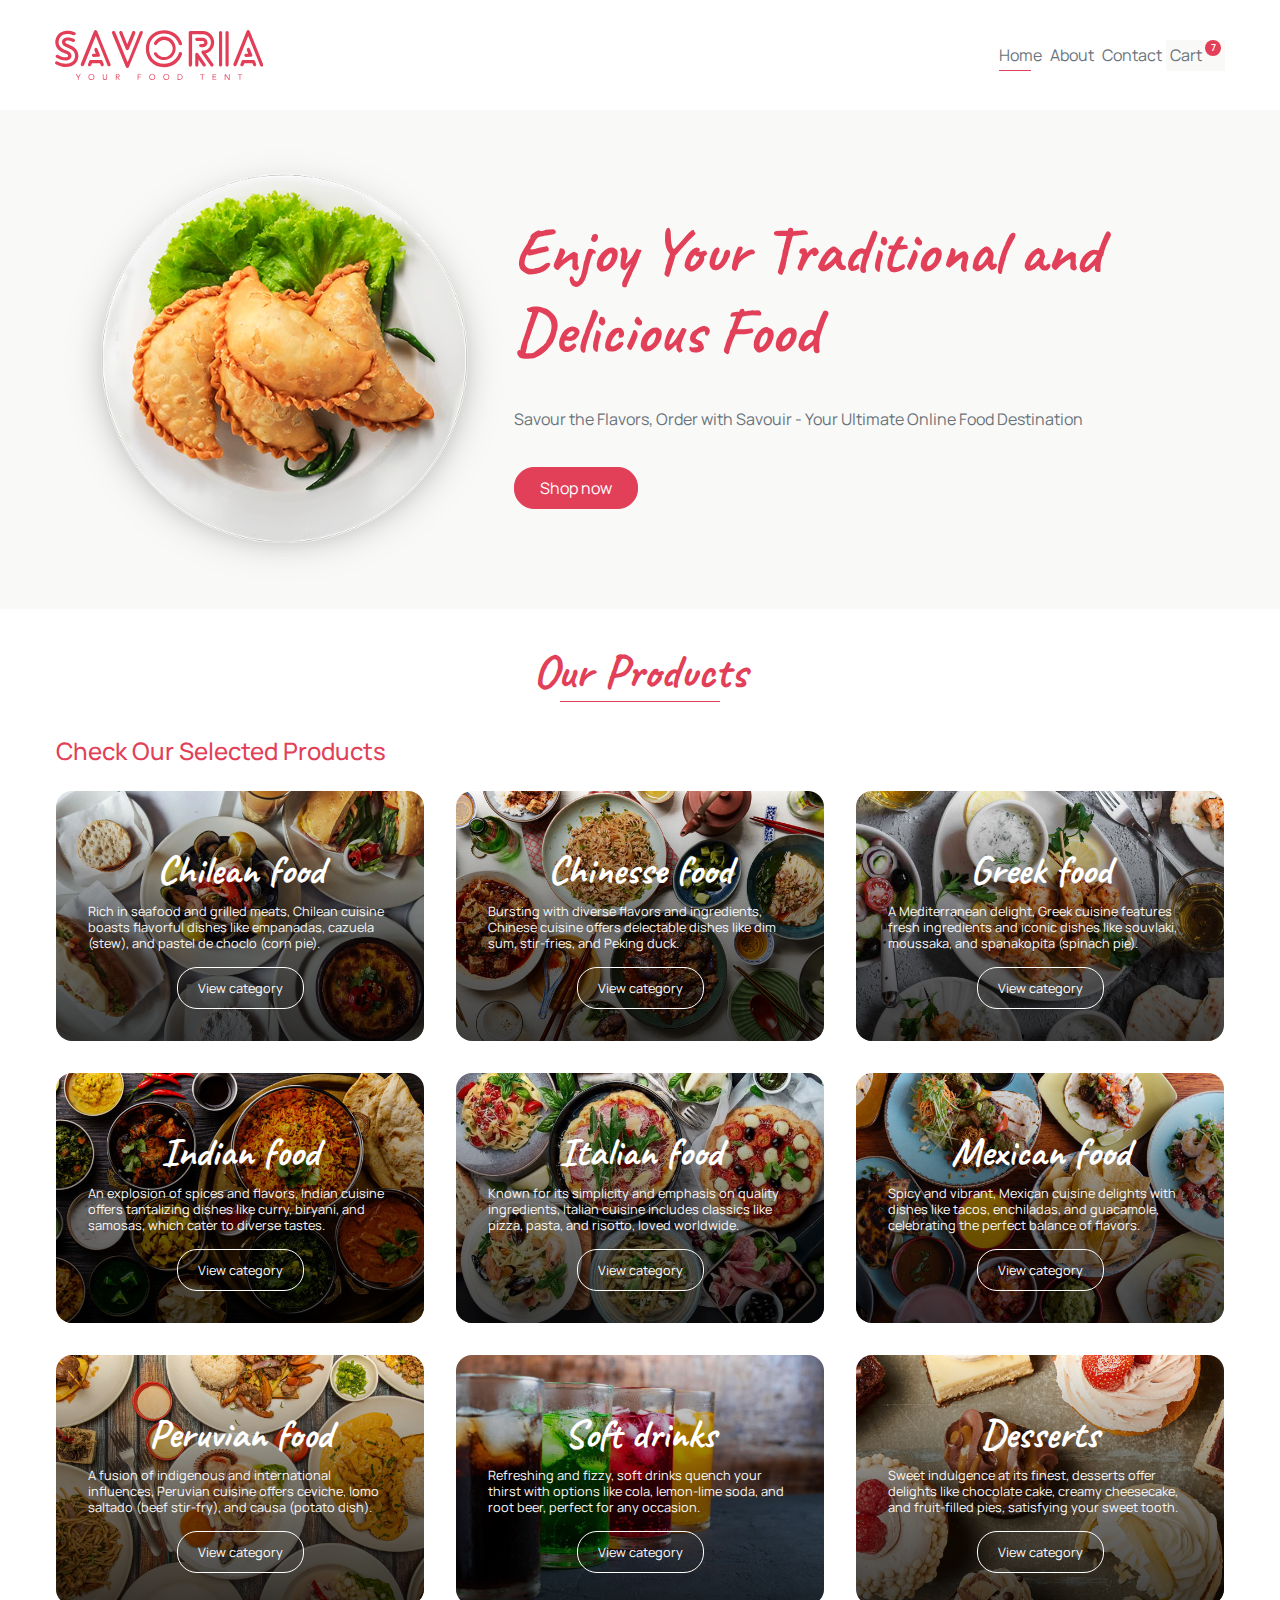
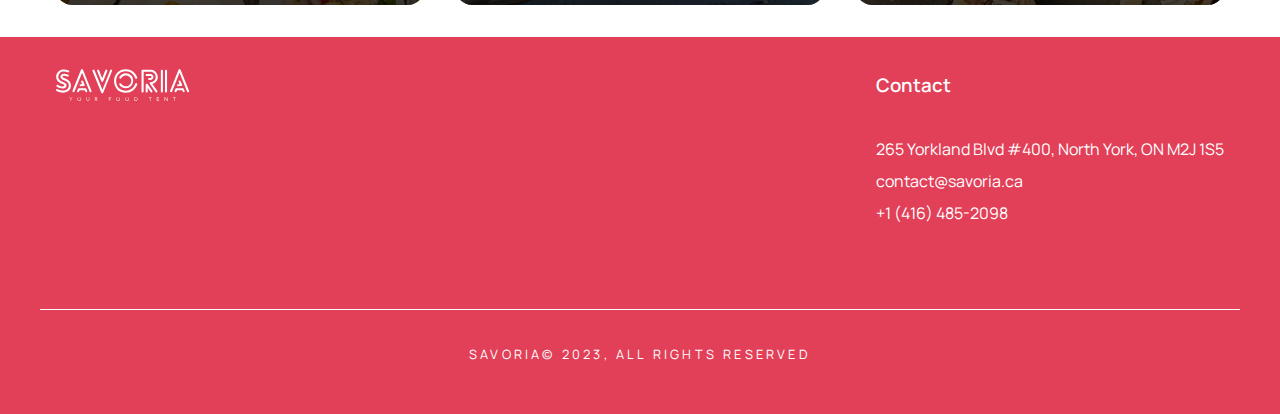
<file: Frontend_project/index.html>
<!DOCTYPE html>
<html lang="en">
  <head>
    <meta charset="UTF-8">
    <meta name="viewport" content="width=device-width, initial-scale=1.0">
    <title>Savoria - Your food tent</title>
    <link rel="shortcut icon" href="./img/favicon.png" type="image/x-icon">
    <link rel="stylesheet" href="./css/main.css">
  </head>
  <body>
    <header class="header">
      <nav class="header__nav">
        <a class="header__brand" href="./index.html">
          <img src="./img/savoria-logo.svg" alt="Logo" />
        </a>
        <ul class="header__list">
          <li class="header__list-item active">
            <a href="./index.html">Home</a>
          </li>
          <li class="header__list-item">
            <a href="./html/about.html">About</a>
          </li>
          <li class="header__list-item">
            <a href="./html/contact.html">Contact</a>
          </li>
          <li class="header__list-item">
            <a class="header__list-item__cart" href="./html/cart/index.html"
              >Cart <span class="header__list-item__cart-count">7</span></a
            >
          </li>
        </ul>
      </nav>
    </header>
    <!-- close .header -->
    <section class="hero">
      <div class="hero__container">
        <div class="hero__img">
          <img src="./img/hero-img-default.png" alt="Empanadas" />
        </div>
        <div class="hero__info">
          <h3 class="hero__info-title">
            Enjoy Your Traditional and Delicious Food
          </h3>
          <p class="hero__info-text">
            Savour the Flavors, Order with Savouir - Your Ultimate Online Food Destination
          </p>
          <a class="hero__info-button" href="./html/products/index.html"
            >Shop now</a
          >
        </div>
      </div>
    </section>
    <main class="main">
      <section class="container categories">
        <h3 class="title"><span>Our Products</span></h3>
        <h4 class="subtitle">Check Our Selected Products</h4>
        <div class="categories__content">
          <article
            class="categories__item"
            style="background-image: url('./img/category-chilean-food.jpg')"
          >
            <h3 class="categories__item-title">Chilean food</h3>
            <p class="categories__item-description">
              Rich in seafood and grilled meats, Chilean cuisine boasts
              flavorful dishes like empanadas, cazuela (stew), and pastel de
              choclo (corn pie).
            </p>
            <a class="categories__item-button" href="./html/products/index.html"
              >View category</a
            >
          </article>
          <!-- close .categories__item -->
          <article
            class="categories__item"
            style="background-image: url('./img/category-chinesse-food.jpg')"
          >
            <h3 class="categories__item-title">Chinesse food</h3>
            <p class="categories__item-description">
              Bursting with diverse flavors and ingredients, Chinese cuisine
              offers delectable dishes like dim sum, stir-fries, and Peking
              duck.
            </p>
            <a class="categories__item-button" href="./html/products/index.html"
              >View category</a
            >
          </article>
          <!-- close .categories__item -->
          <article
            class="categories__item"
            style="background-image: url('./img/category-greek-food.jpg')"
          >
            <h3 class="categories__item-title">Greek food</h3>
            <p class="categories__item-description">
              A Mediterranean delight, Greek cuisine features fresh ingredients
              and iconic dishes like souvlaki, moussaka, and spanakopita
              (spinach pie).
            </p>
            <a class="categories__item-button" href="./html/products/index.html"
              >View category</a
            >
          </article>
          <!-- close .categories__item -->
          <article
            class="categories__item"
            style="background-image: url('./img/category-indian-food.jpg')"
          >
            <h3 class="categories__item-title">Indian food</h3>
            <p class="categories__item-description">
              An explosion of spices and flavors, Indian cuisine offers
              tantalizing dishes like curry, biryani, and samosas, which cater
              to diverse tastes.
            </p>
            <a class="categories__item-button" href="./html/products/index.html"
              >View category</a
            >
          </article>
          <!-- close .categories__item -->
          <article
            class="categories__item"
            style="background-image: url('./img/category-italian-food.jpg')"
          >
            <h3 class="categories__item-title">Italian food</h3>
            <p class="categories__item-description">
              Known for its simplicity and emphasis on quality ingredients,
              Italian cuisine includes classics like pizza, pasta, and risotto,
              loved worldwide.
            </p>
            <a class="categories__item-button" href="./html/products/index.html"
              >View category</a
            >
          </article>
          <!-- close .categories__item -->
          <article
            class="categories__item"
            style="background-image: url('./img/category-mexican-food.jpg')"
          >
            <h3 class="categories__item-title">Mexican food</h3>
            <p class="categories__item-description">
              Spicy and vibrant, Mexican cuisine delights with dishes like
              tacos, enchiladas, and guacamole, celebrating the perfect balance
              of flavors.
            </p>
            <a class="categories__item-button" href="./html/products/index.html"
              >View category</a
            >
          </article>
          <!-- close .categories__item -->
          <article
            class="categories__item"
            style="background-image: url('./img/category-peruvian-food.jpg')"
          >
            <h3 class="categories__item-title">Peruvian food</h3>
            <p class="categories__item-description">
              A fusion of indigenous and international influences, Peruvian
              cuisine offers ceviche, lomo saltado (beef stir-fry), and causa
              (potato dish).
            </p>
            <a class="categories__item-button" href="./html/products/index.html"
              >View category</a
            >
          </article>
          <!-- close .categories__item -->
          <article
            class="categories__item"
            style="background-image: url('./img/category-soft-drinks.jpg')"
          >
            <h3 class="categories__item-title">Soft drinks</h3>
            <p class="categories__item-description">
              Refreshing and fizzy, soft drinks quench your thirst with options
              like cola, lemon-lime soda, and root beer, perfect for any
              occasion.
            </p>
            <a class="categories__item-button" href="./html/products/index.html"
              >View category</a
            >
          </article>
          <!-- close .categories__item -->
          <article
            class="categories__item"
            style="background-image: url('./img/category-desserts.jpg')"
          >
            <h3 class="categories__item-title">Desserts</h3>
            <p class="categories__item-description">
              Sweet indulgence at its finest, desserts offer delights like
              chocolate cake, creamy cheesecake, and fruit-filled pies,
              satisfying your sweet tooth.
            </p>
            <a class="categories__item-button" href="./html/products/index.html"
              >View category</a
            >
          </article>
          <!-- close .categories__item -->
        </div>
      </section>
    </main>
    <footer class="footer">
      <div class="footer__items">
        <div class="footer__item">
          <img
            class="footer__item-brand"
            src="./img/savoria-logo-white.svg"
            alt="Logo"
          />
        </div>
        <div class="footer__item">
          <h3 class="footer__item-title">Contact</h3>
          <ul class="footer__item-list">
            <li>
              <address>265 Yorkland Blvd #400, North York, ON M2J 1S5</address>
            </li>
            <li><a href="mailto:contact@savoria.ca">contact@savoria.ca</a></li>
            <li><a href="tel:+14164852098">+1 (416) 485-2098</a></li>
          </ul>
        </div>
      </div>
      <div class="footer__copyright">
        <p>Savoria&copy; 2023, all rights reserved</p>
      </div>
    </footer>
  </body>
</html>
</file>
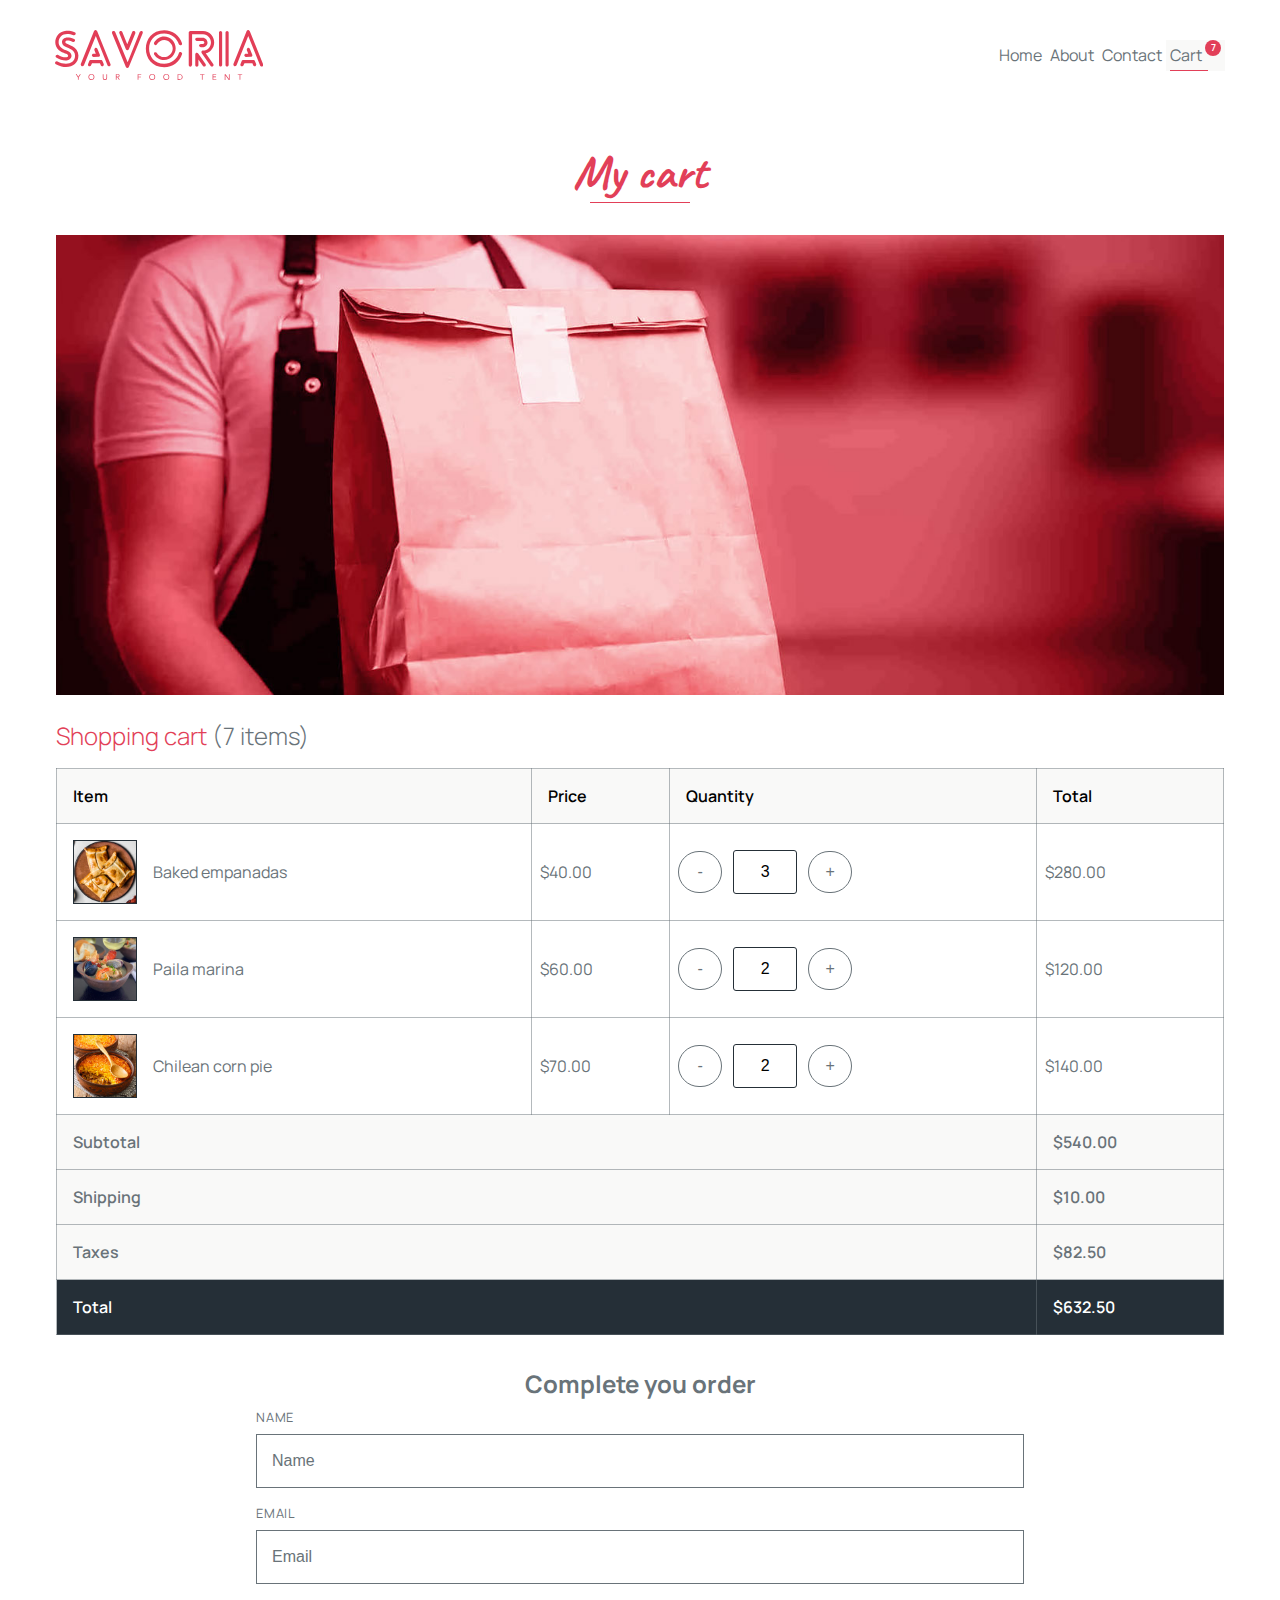
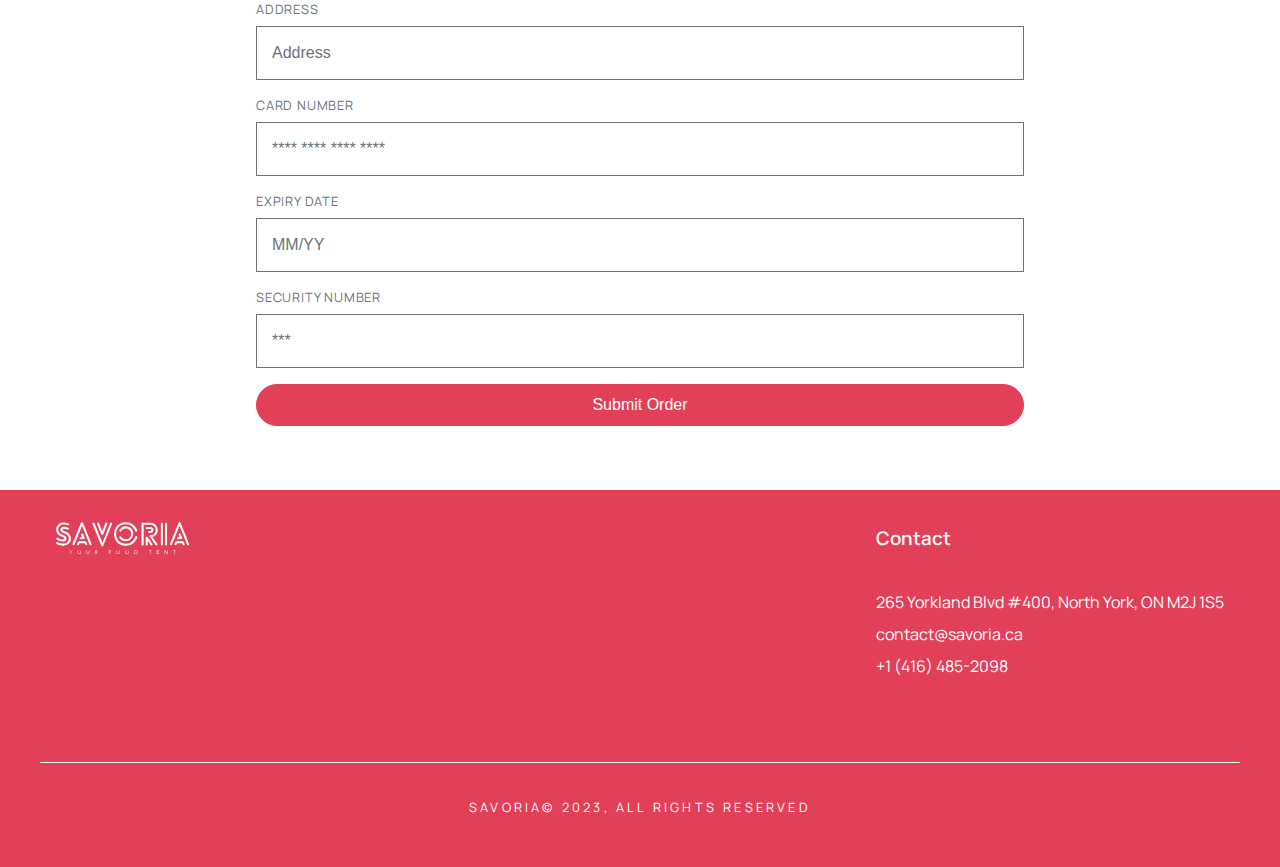
<file: Frontend_project/html/cart/index.html>
<!DOCTYPE html>
<html lang="en">
  <head>
    <meta charset="UTF-8">
    <meta name="viewport" content="width=device-width, initial-scale=1.0">
    <title>Savoria - Your food tent</title>
    <link
      rel="shortcut icon"
      href="../../img/favicon.png"
      type="image/x-icon"
    >
    <link rel="stylesheet" href="../../css/main.css">
  </head>
  <body>
    <header class="header">
      <nav class="header__nav">
        <a class="header__brand" href="../../index.html">
          <img src="../../img/savoria-logo.svg" alt="Logo" />
        </a>
        <ul class="header__list">
          <li class="header__list-item"><a href="../../index.html">Home</a></li>
          <li class="header__list-item">
            <a href="../about.html">About</a>
          </li>
          <li class="header__list-item">
            <a href="../contact.html">Contact</a>
          </li>
          <li class="header__list-item active">
            <a class="header__list-item__cart" href="./index.html"
              >Cart <span class="header__list-item__cart-count">7</span></a
            >
          </li>
        </ul>
      </nav>
    </header>
    <!-- end .header -->
    <main class="main">
      <section class="container cart">
        <h3 class="title"><span>My cart</span></h3>
        <div class="cart__content">
          <img class="img-responsive" src="../../img/cart-main.jpg" alt="My cart">
          <table class="cart__table">
            <h4 class="cart__table-title">Shopping cart <span class="quantity">(7 items)</span></h4>
            <thead>
              <tr>
                <th>Item</th>
                <th>Price</th>
                <th>Quantity</th>
                <th>Total</th>
              </tr>
            </thead>
            <tbody>
              <tr>
                <td class="item">
                  <img
                    class="img-responsive"
                    src="../../img/product-chilean-empanadas.jpg"
                    alt="Baked empanadas"
                  />
                  <span>Baked empanadas</span>
                </td>
                <td>$40.00</td>
                <td>
                  <input class="button minus" type="button" value="-" />
                  <input
                    type="number"
                    name="quantity"
                    id="quantity"
                    min="1"
                    max="12"
                    value="3"
                  >
                  <input class="button plus" type="button" value="+" />
                </td>
                <td>$280.00</td>
              </tr>
              <tr>
                <td class="item">
                  <img
                    class="img-responsive"
                    src="../../img/product-chilean-paila-marina.jpg"
                    alt="Baked empanadas"
                  />
                  <span>Paila marina</span>
                </td>
                <td>$60.00</td>
                <td>
                  <input class="button minus" type="button" value="-" />
                  <input
                    type="number"
                    name="quantity"
                    id="quantity"
                    min="1"
                    max="12"
                    value="2"
                  >
                  <input class="button plus" type="button" value="+" />
                </td>
                <td>$120.00</td>
              </tr>
              <tr>
                <td class="item">
                  <img
                    class="img-responsive"
                    src="../../img/product-chilean-corn-pie.jpg"
                    alt="Baked empanadas"
                  />
                  <span>Chilean corn pie</span>
                </td>
                <td>$70.00</td>
                <td>
                  <input class="button minus" type="button" value="-" />
                  <input
                    type="number"
                    name="quantity"
                    id="quantity"
                    min="1"
                    max="12"
                    value="2"
                  >
                  <input class="button plus" type="button" value="+" />
                </td>
                <td>$140.00</td>
              </tr>
            </tbody>
            <tfoot>
              <tr>
                <td colspan="3">Subtotal</td>
                <td>$540.00</td>
              </tr>
              <tr>
                <td colspan="3">Shipping</td>
                <td>$10.00</td>
              </tr>
              <tr>
                <td colspan="3">Taxes</td>
                <td>$82.50</td>
              </tr>
              <tr>
                <td colspan="3">Total</td>
                <td>$632.50</td>
              </tr>
            </tfoot>
          </table>
          <!-- end .cart__table -->
          <form class="cart__form" action="../complete_page.html" method="post">
            <h4 class="cart__form-title">Complete you order</h4>
            <div class="cart__form-field">
              <label for="name">Name</label>
              <input
                type="text"
                id="name"
                name="name"
                placeholder="Name"
                required
              />
            </div>
            <div class="cart__form-field">
              <label for="email">Email</label>
              <input
                type="email"
                id="email"
                name="email"
                placeholder="Email"
                required
              />
            </div>
            <div class="cart__form-field">
              <label for="address">Address</label>
              <input
                type="text"
                id="address"
                name="address"
                placeholder="Address"
                required
              />
            </div>
            <div class="cart__form-field">
              <label for="card-number">Card number</label>
              <input
                type="text"
                id="card-number"
                name="card-number"
                placeholder="**** **** **** ****"
                required
              />
            </div>
            <div class="cart__form-field">
              <label for="expiry-date">Expiry date</label>
              <input
                type="text"
                id="expiry-date"
                name="expiry-date"
                placeholder="MM/YY"
                required
              />
            </div>
            <div class="cart__form-field">
              <label for="security-number">Security number</label>
              <input
                type="password"
                id="security-number"
                name="security-number"
                maxlength="3"
                placeholder="***"
                required
              />
            </div>  
              <button class="button button--wide" type="submit">
              Submit Order
            </button>          
          </form>
          <!-- end .cart__form -->
        </div>
        <!-- end .cart__content -->
      </section>
      <!-- end .cart -->
    </main>
    <!-- end .main -->
    <footer class="footer">
      <div class="footer__items">
        <div class="footer__item">
          <img
            class="footer__item-brand"
            src="../../img/savoria-logo-white.svg"
            alt="Logo"
          />
        </div>
        <!-- end .footer__item -->
        <div class="footer__item">
          <h3 class="footer__item-title">Contact</h3>
          <ul class="footer__item-list">
            <li>
              <address>265 Yorkland Blvd #400, North York, ON M2J 1S5</address>
            </li>
            <li><a href="mailto:contact@savoria.ca">contact@savoria.ca</a></li>
            <li><a href="tel:+14164852098">+1 (416) 485-2098</a></li>
          </ul>
        </div>
      </div>
      <!-- end .footer__item -->
      <div class="footer__copyright">
        <p>Savoria&copy; 2023, all rights reserved</p>
      </div>
    </footer>
    <!-- end .footer -->
  </body>
</html>
</file>
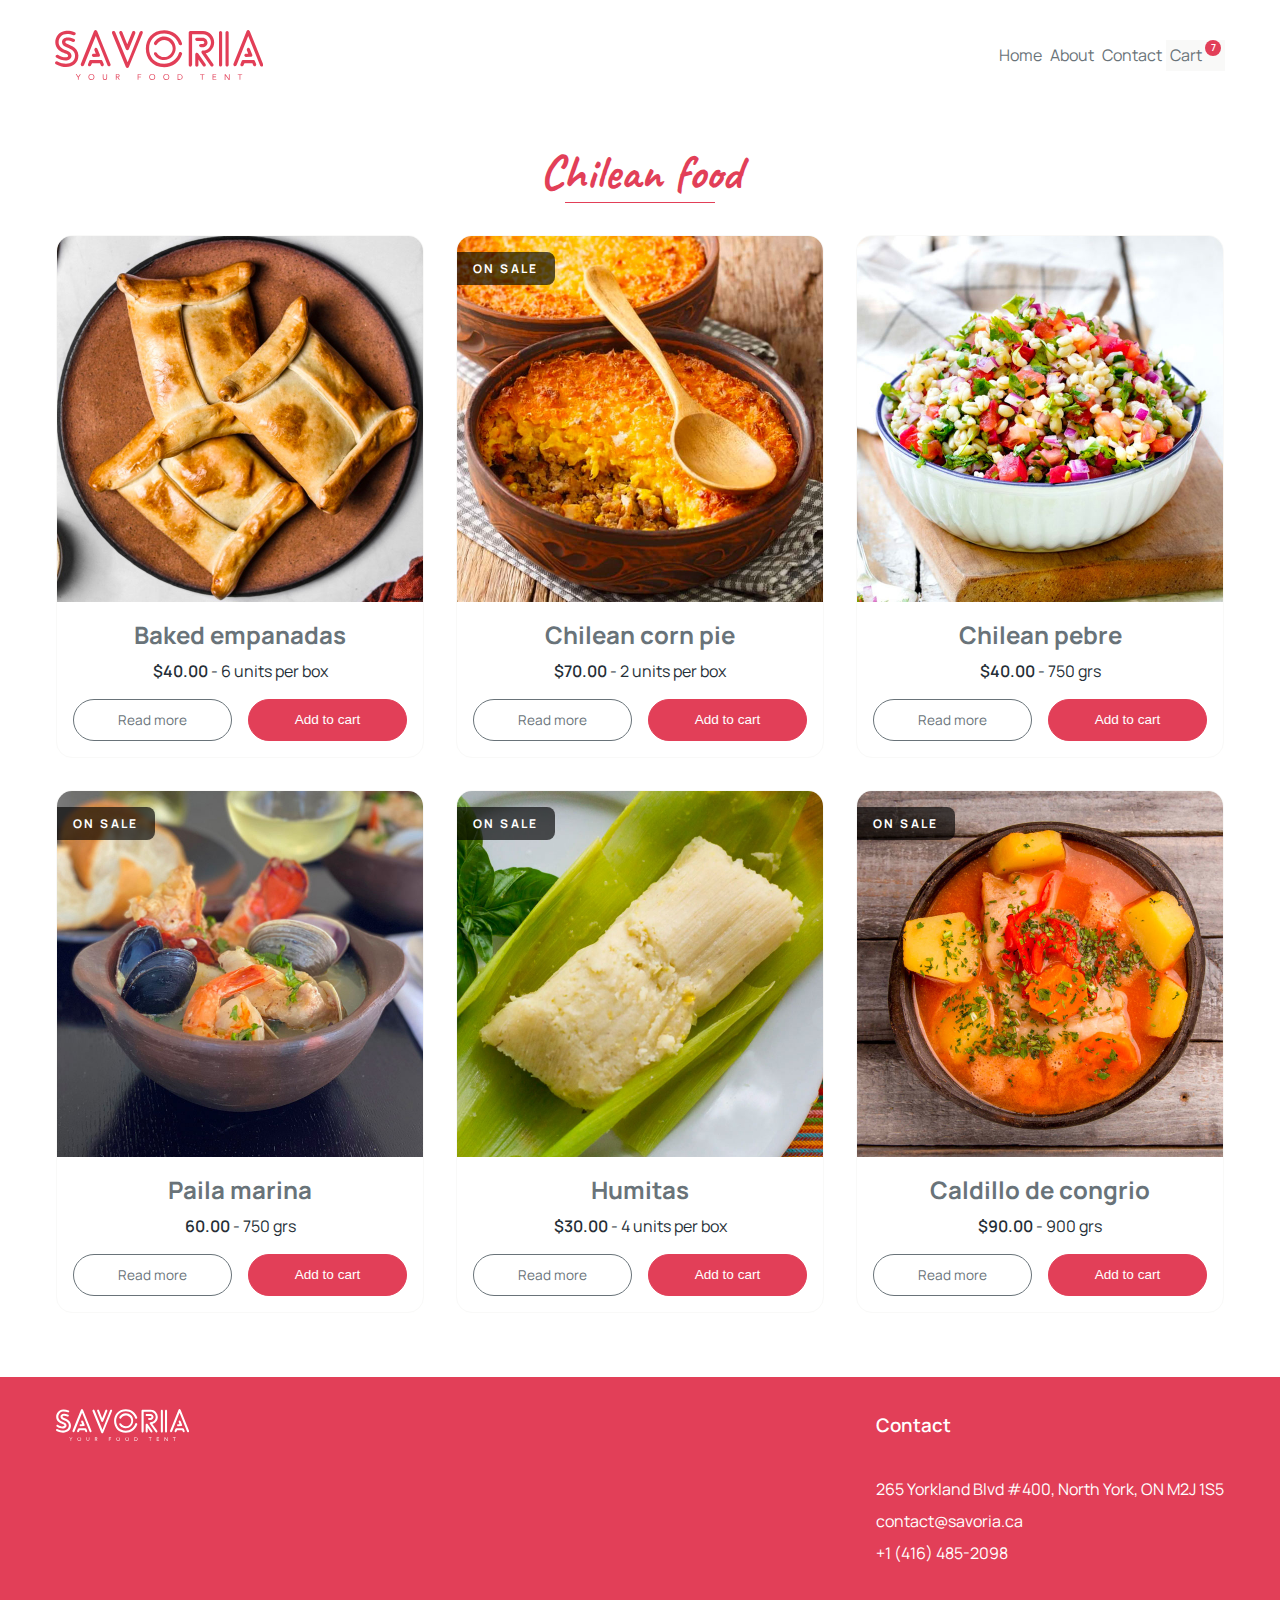
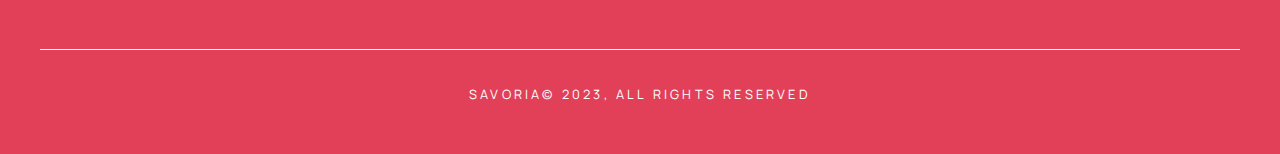
<file: Frontend_project/html/products/index.html>
<!DOCTYPE html>
<html lang="en">
  <head>
    <meta charset="UTF-8">
    <meta name="viewport" content="width=device-width, initial-scale=1.0">
    <title>Savoria - Your food tent</title>
    <link
      rel="shortcut icon"
      href="../../img/favicon.png"
      type="image/x-icon"
    >
    <link rel="stylesheet" href="../../css/main.css">
  </head>
  <body>
    <header class="header">
      <nav class="header__nav">
        <a class="header__brand" href="../../index.html">
          <img src="../../img/savoria-logo.svg" alt="Logo" />
        </a>
        <ul class="header__list">
          <li class="header__list-item"><a href="../../index.html">Home</a></li>
          <li class="header__list-item">
            <a href="../about.html">About</a>
          </li>
          <li class="header__list-item">
            <a href="../contact.html">Contact</a>
          </li>
          <li class="header__list-item">
            <a class="header__list-item__cart" href="../cart/index.html"
              >Cart <span class="header__list-item__cart-count">7</span></a
            >
          </li>
        </ul>
      </nav>
    </header>
    <!-- end .header -->
    <main class="main">
      <section class="container products">
        <h3 class="title"><span>Chilean food</span></h3>
        <div class="products__content">
          <div class="products__item">
            <div class="products__item-thumb">
              <img
                class="img-responsive"
                src="../../img/product-chilean-empanadas.jpg"
                alt="Chilean empanadas"
              />
            </div>
            <div class="products__item-main">
              <h4 class="products__item-title">Baked empanadas</h4>
              <p class="products__item-info">
                <span class="price">$40.00</span> -
                <span class="units">6 units per box</span>
              </p>
              <div class="products__item-actions">
                <a class="button button--white" href="./product-details.html">Read more</a>
                <button class="button">Add to cart</button>
              </div>
            </div>
          </div>
          <!-- end .products__item -->
          <div class="products__item">
            <div class="products__item-thumb">
              <img
                class="img-responsive"
                src="../../img/product-chilean-corn-pie.jpg"
                alt="Chilean empanadas"
              />
              <h6 class="products__item-thumb__on-sale">On sale</h6>
            </div>
            <div class="products__item-main">
              <h4 class="products__item-title">Chilean corn pie</h4>
              <p class="products__item-info">
                <span class="price">$70.00</span> -
                <span class="units">2 units per box</span>
              </p>
              <div class="products__item-actions">
                <a class="button button--white" href="./product-details.html">Read more</a>
                <button class="button">Add to cart</button>
              </div>
            </div>
          </div>
          <!-- end .products__item -->
          <div class="products__item">
            <div class="products__item-thumb">
              <img
                class="img-responsive"
                src="../../img/product-chilean-pebre.jpg"
                alt="Chilean empanadas"
              />
            </div>
            <div class="products__item-main">
              <h4 class="products__item-title">Chilean pebre</h4>
              <p class="products__item-info">
                <span class="price">$40.00</span> -
                <span class="units">750 grs</span>
              </p>
              <div class="products__item-actions">
                <a class="button button--white" href="./product-details.html">Read more</a>
                <button class="button">Add to cart</button>
              </div>
            </div>
          </div>
          <!-- end .products__item -->
          <div class="products__item">
            <div class="products__item-thumb">
              <img
                class="img-responsive"
                src="../../img/product-chilean-paila-marina.jpg"
                alt="Chilean empanadas"
              />
              <h6 class="products__item-thumb__on-sale">On sale</h6>
            </div>
            <div class="products__item-main">
              <h4 class="products__item-title">Paila marina</h4>
              <p class="products__item-info">
                <span class="price">60.00</span> -
                <span class="units">750 grs</span>
              </p>
              <div class="products__item-actions">
                <a class="button button--white" href="./product-details.html">Read more</a>
                <button class="button">Add to cart</button>
              </div>
            </div>
          </div>
          <!-- end .products__item -->
          <div class="products__item">
            <div class="products__item-thumb">
              <img
                class="img-responsive"
                src="../../img/product-chilean-humitas.jpg"
                alt="Chilean empanadas"
              />
              <h6 class="products__item-thumb__on-sale">On sale</h6>
            </div>
            <div class="products__item-main">
              <h4 class="products__item-title">Humitas</h4>
              <p class="products__item-info">
                <span class="price">$30.00</span> -
                <span class="units">4 units per box</span>
              </p>
              <div class="products__item-actions">
                <a class="button button--white" href="./product-details.html">Read more</a>
                <button class="button">Add to cart</button>
              </div>
            </div>
          </div>
          <!-- end .products__item -->
          <div class="products__item">
            <div class="products__item-thumb">
              <img
                class="img-responsive"
                src="../../img/product-chilean-caldillo.jpg"
                alt="Chilean empanadas"
              />
              <h6 class="products__item-thumb__on-sale">On sale</h6>
            </div>
            <div class="products__item-main">
              <h4 class="products__item-title">Caldillo de congrio</h4>
              <p class="products__item-info">
                <span class="price">$90.00</span> -
                <span class="units">900 grs</span>
              </p>
              <div class="products__item-actions">
                <a class="button button--white" href="./product-details.html">Read more</a>
                <button class="button">Add to cart</button>
              </div>
            </div>
          </div>
          <!-- end .products__item -->
        </div>
        <!-- end .products -->
      </section>
    </main>
    <!-- end .main -->
    <footer class="footer">
      <div class="footer__items">
        <div class="footer__item">
          <img
            class="footer__item-brand"
            src="../../img/savoria-logo-white.svg"
            alt="Logo"
          />
        </div>
        <!-- end .footer__item -->
        <div class="footer__item">
          <h3 class="footer__item-title">Contact</h3>
          <ul class="footer__item-list">
            <li>
              <address>265 Yorkland Blvd #400, North York, ON M2J 1S5</address>
            </li>
            <li><a href="mailto:contact@savoria.ca">contact@savoria.ca</a></li>
            <li><a href="tel:+14164852098">+1 (416) 485-2098</a></li>
          </ul>
        </div>
        <!-- end .footer__item -->
      </div>
      <div class="footer__copyright">
        <p>Savoria&copy; 2023, all rights reserved</p>
      </div>
      <!-- end .footer__copyright -->
    </footer>
    <!-- end .footer -->
  </body>
</html>
</file>
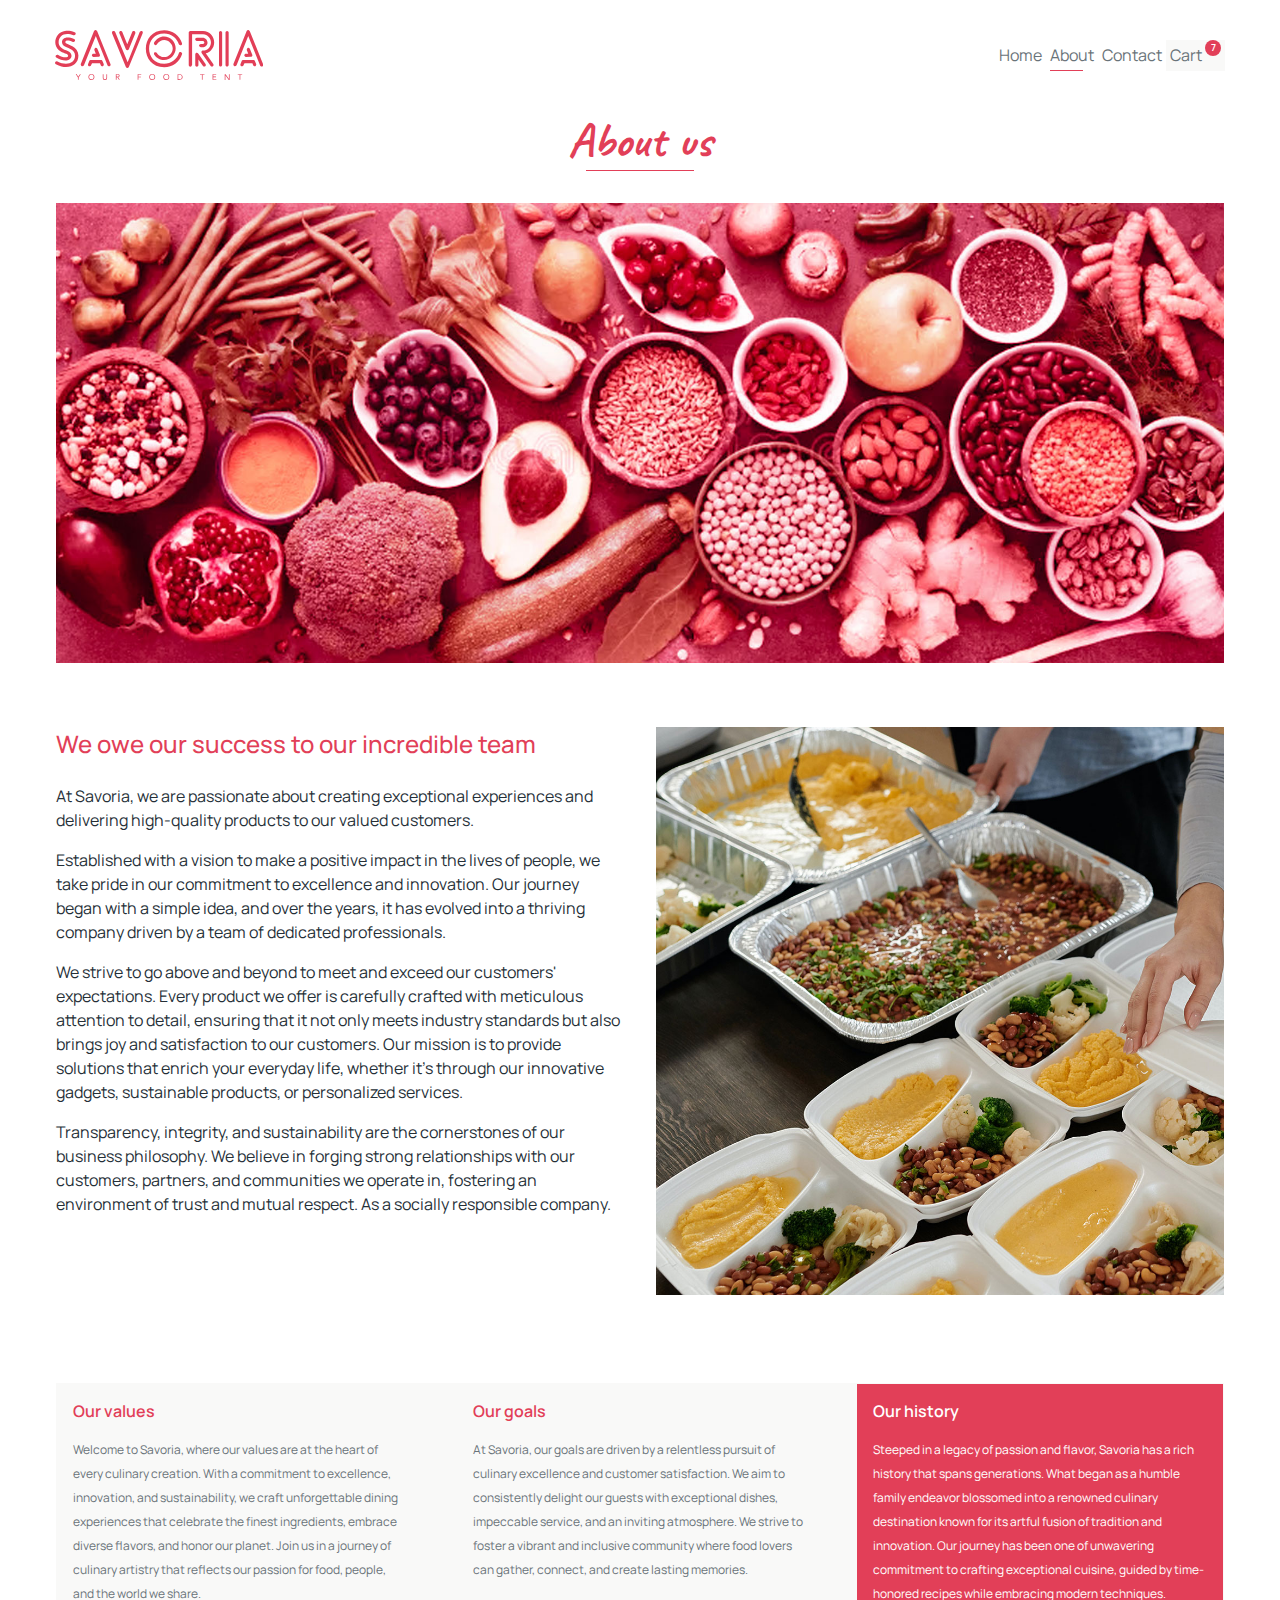
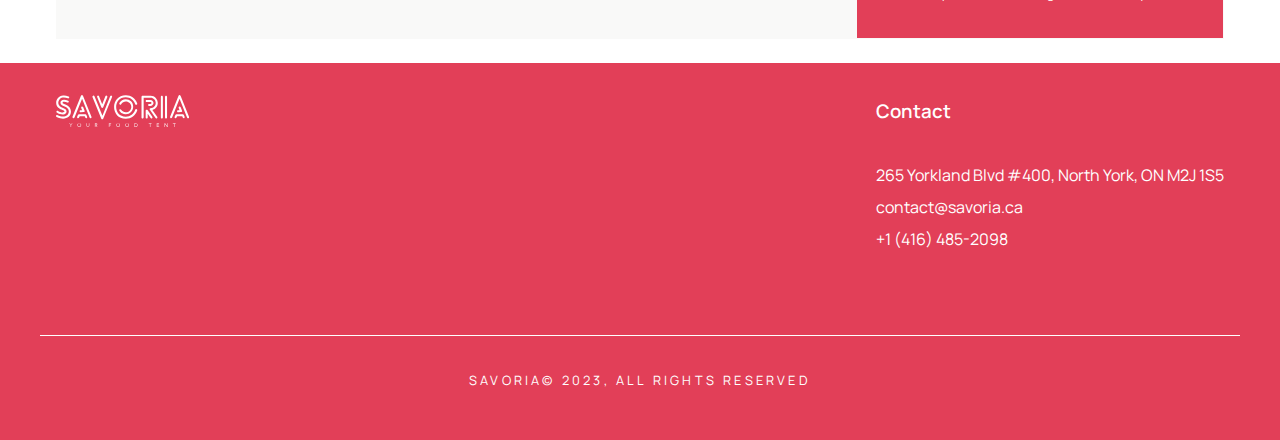
<file: Frontend_project/html/about.html>
<!DOCTYPE html>
<html lang="en">
  <head>
    <meta charset="UTF-8">
    <meta name="viewport" content="width=device-width, initial-scale=1.0">
    <title>Savoria - Your food tent</title>
    <link rel="shortcut icon" href="../img/favicon.png" type="image/x-icon">
    <link rel="stylesheet" href="../css/main.css">
  </head>
  <body>
    <header class="header">
      <nav class="header__nav">
        <a class="header__brand" href="../index.html">
          <img src="../img/savoria-logo.svg" alt="Logo" />
        </a>
        <ul class="header__list">
          <li class="header__list-item"><a href="../index.html">Home</a></li>
          <li class="header__list-item active">
            <a href="./about.html">About</a>
          </li>
          <li class="header__list-item">
            <a href="./contact.html">Contact</a>
          </li>
          <li class="header__list-item">
            <a class="header__list-item__cart" href="./cart/index.html"
              >Cart <span class="header__list-item__cart-count">7</span></a
            >
          </li>
        </ul>
      </nav>
    </header>
    <main class="main">
      <section class="container about">
        <h3 class="title"><span>About us</span></h3>
        <img
          class="img-responsive"
          src="../img/about-main.jpg"
          alt="About us"
        />
        <div class="about__content">
          <div class="about__content-item">
            <h4 class="subtitle">We owe our success to our incredible team</h4>
            <p>
              At Savoria, we are passionate about creating exceptional
              experiences and delivering high-quality products to our valued
              customers.
            </p>
            <p>
              Established with a vision to make a positive impact in the lives
              of people, we take pride in our commitment to excellence and
              innovation. Our journey began with a simple idea, and over the
              years, it has evolved into a thriving company driven by a team of
              dedicated professionals.
            </p>
            <p>
              We strive to go above and beyond to meet and exceed our customers'
              expectations. Every product we offer is carefully crafted with
              meticulous attention to detail, ensuring that it not only meets
              industry standards but also brings joy and satisfaction to our
              customers. Our mission is to provide solutions that enrich your
              everyday life, whether it's through our innovative gadgets,
              sustainable products, or personalized services.
            </p>
            <p>
              Transparency, integrity, and sustainability are the cornerstones
              of our business philosophy. We believe in forging strong
              relationships with our customers, partners, and communities we
              operate in, fostering an environment of trust and mutual respect.
              As a socially responsible company.
            </p>
          </div>
          <div class="about__content-item">
            <img
              class="img-responsive"
              src="../img/about-content.jpg"
              alt="About us"
            />
          </div>
        </div>
        <div class="about__history">
          <div class="about__history-item">
            <h4>Our values</h4>
            <p>
              Welcome to Savoria, where our values are at the heart of every
              culinary creation. With a commitment to excellence, innovation,
              and sustainability, we craft unforgettable dining experiences that
              celebrate the finest ingredients, embrace diverse flavors, and
              honor our planet. Join us in a journey of culinary artistry that
              reflects our passion for food, people, and the world we share.
            </p>
          </div>
          <div class="about__history-item">
            <h4>Our goals</h4>
            <p>
              At Savoria, our goals are driven by a relentless pursuit of
              culinary excellence and customer satisfaction. We aim to
              consistently delight our guests with exceptional dishes,
              impeccable service, and an inviting atmosphere. We strive to
              foster a vibrant and inclusive community where food lovers can
              gather, connect, and create lasting memories.
            </p>
          </div>
          <div class="about__history-item about__history-item--highlighted">
            <h4>Our history</h4>
            <p>
              Steeped in a legacy of passion and flavor, Savoria has a rich
              history that spans generations. What began as a humble family
              endeavor blossomed into a renowned culinary destination known for
              its artful fusion of tradition and innovation. Our journey has
              been one of unwavering commitment to crafting exceptional cuisine,
              guided by time-honored recipes while embracing modern techniques.
            </p>
          </div>
        </div>
      </section>
    </main>
    <footer class="footer">
      <div class="footer__items">
        <div class="footer__item">
          <img
            class="footer__item-brand"
            src="../img/savoria-logo-white.svg"
            alt="Logo"
          />
        </div>
        <div class="footer__item">
          <h3 class="footer__item-title">Contact</h3>
          <ul class="footer__item-list">
            <li>
              <address>265 Yorkland Blvd #400, North York, ON M2J 1S5</address>
            </li>
            <li><a href="mailto:contact@savoria.ca">contact@savoria.ca</a></li>
            <li><a href="tel:+14164852098">+1 (416) 485-2098</a></li>
          </ul>
        </div>
      </div>
      <div class="footer__copyright">
        <p>Savoria&copy; 2023, all rights reserved</p>
      </div>
    </footer>
  </body>
</html>
</file>
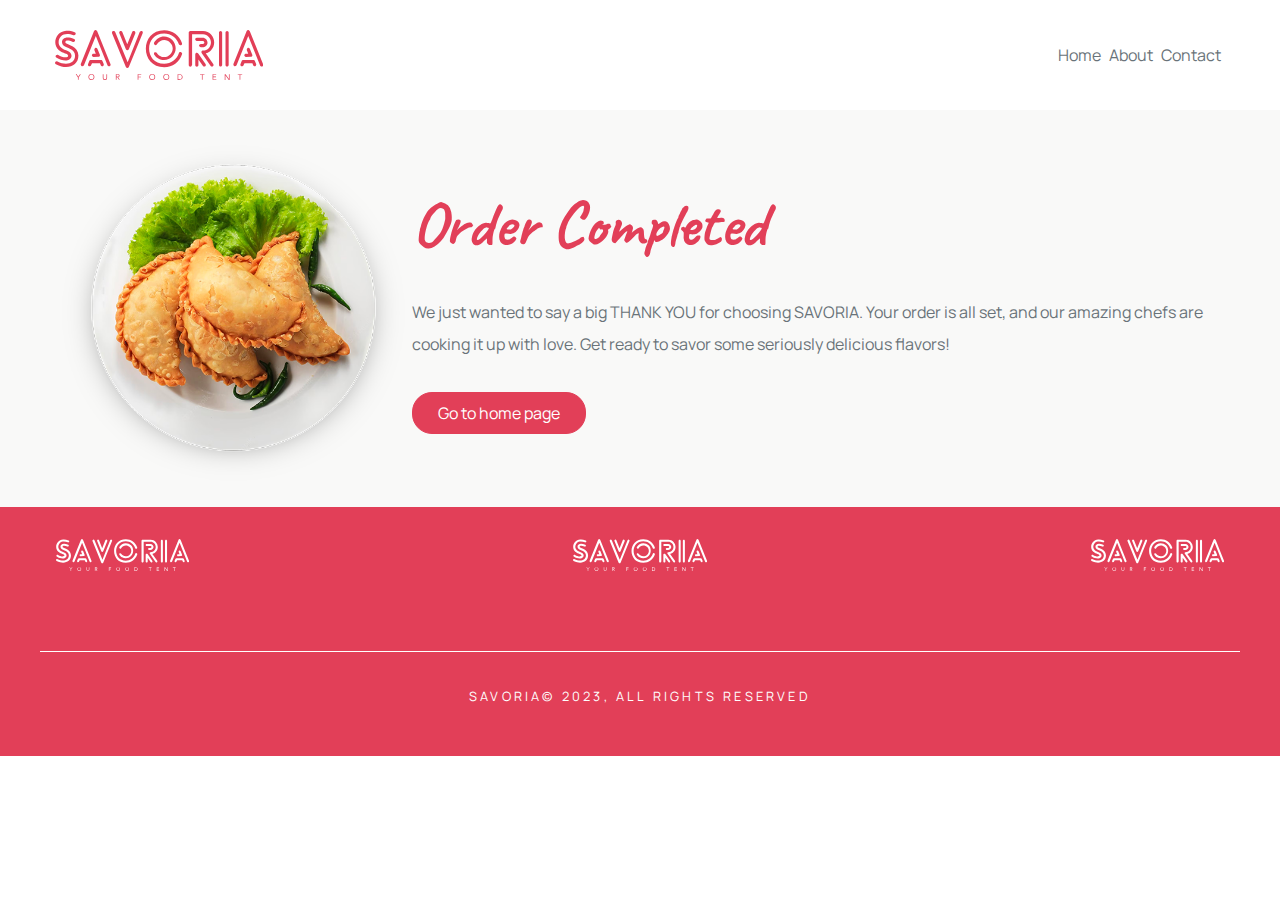
<file: Frontend_project/html/complete_page.html>
<!DOCTYPE html>
<html lang="en">
  <head>
    <meta charset="UTF-8">
    <meta name="viewport" content="width=device-width, initial-scale=1.0">
    <title>Savoria - Your food tent</title>
    <link rel="shortcut icon" href="../img/favicon.png" type="image/x-icon">
    <link rel="stylesheet" href="../css/main.css">
  </head>
  <body>
    <header class="header">
      <nav class="header__nav">
        <a class="header__brand"  href="index.html">
          <img src="../img/savoria-logo.svg" alt="Logo" />
        </a>
        <ul class="header__list">
          <li class="header__list-item"><a href="#">Home</a></li>
          <li class="header__list-item"><a href="#">About</a></li>
          <li class="header__list-item"><a href="#">Contact</a></li>
        </ul>
      </nav>
    </header>
    <section class="hero">
      <div class="hero__container">
        <div class="hero__img">
          <img src="../img/hero-img-default.png" alt="Empanadas" />
        </div>
        <div class="hero__info">
          <h3 class="hero__info-title">
            Order Completed
          </h3>
          <p class="hero__info-text">
            We just wanted to say a big THANK YOU for choosing SAVORIA. Your order is all set, and our amazing chefs are cooking it up with love. Get ready to savor some seriously delicious flavors!
          </p>
          <a class="hero__info-button" href="../index.html">Go to home page</a>
        </div>
      </div>
    </section>
      
    <footer class="footer">
      <div class="footer__items">
        <div class="footer__item">
          <img
            class="footer__item-brand"
            src="../img/savoria-logo-white.svg"
            alt="Logo"
          />
        </div>
        <div class="footer__item">
          <img
            class="footer__item-brand"
            src="../img/savoria-logo-white.svg"
            alt="Logo"
          />
        </div>
        <div class="footer__item">
          <img
            class="footer__item-brand"
            src="../img/savoria-logo-white.svg"
            alt="Logo"
          />
        </div>
      </div>
      <div class="footer__copyright">
        <p>Savoria&copy; 2023, all rights reserved</p>
      </div>
    </footer>
  </body>
</html>
</file>
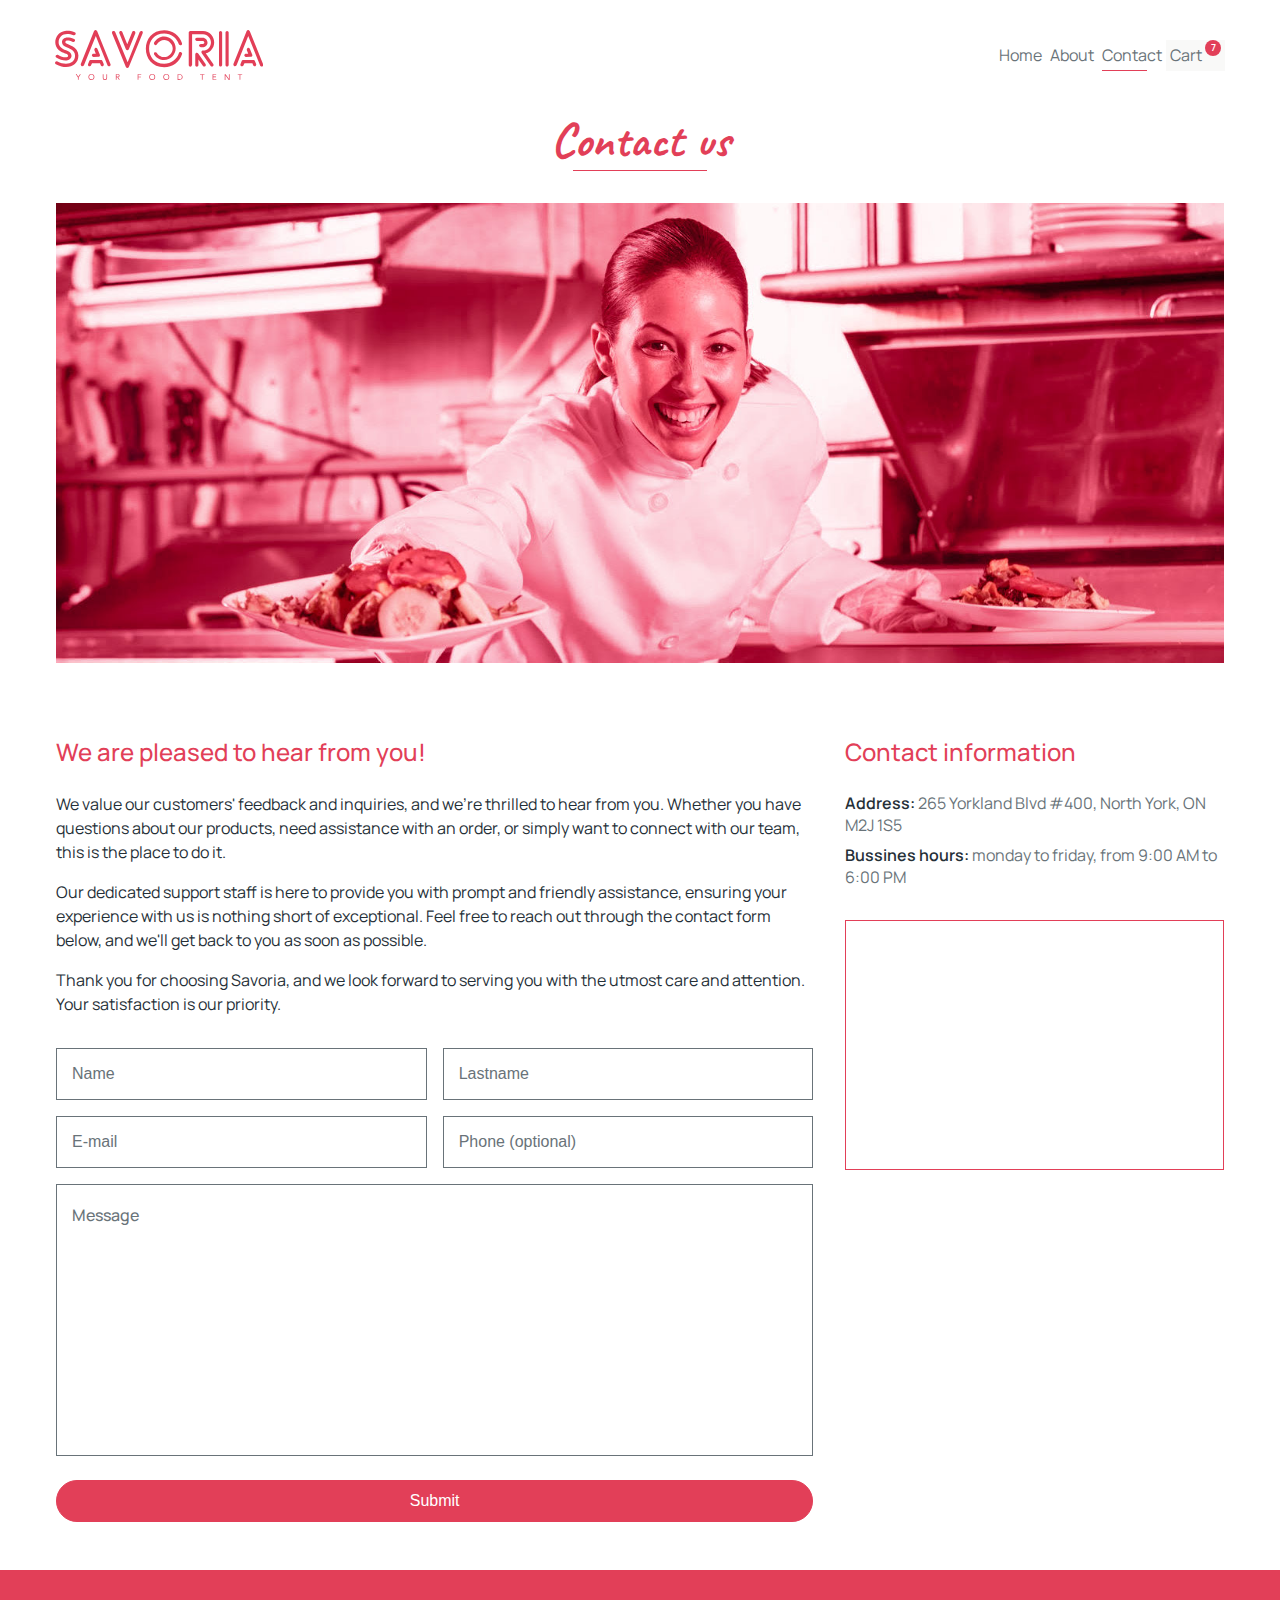
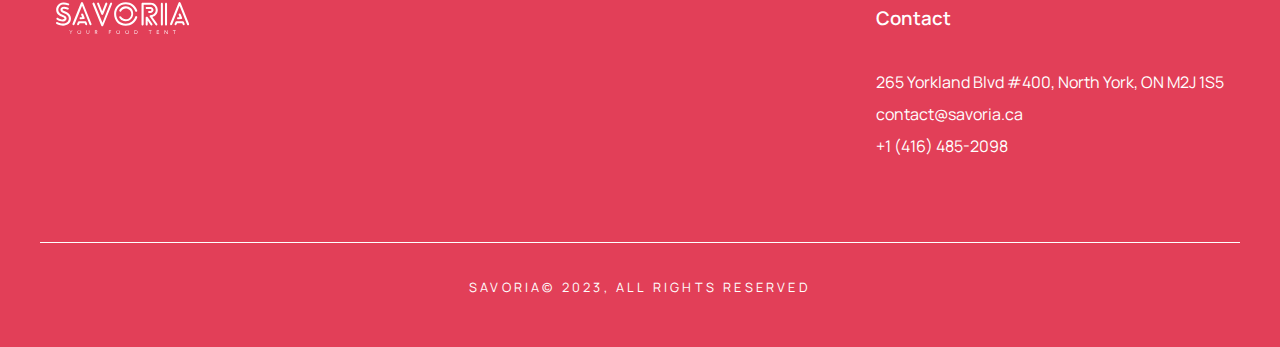
<file: Frontend_project/html/contact.html>
<!DOCTYPE html>
<html lang="en">
  <head>
    <meta charset="UTF-8">
    <meta name="viewport" content="width=device-width, initial-scale=1.0">
    <title>Savoria - Your food tent</title>
    <link rel="shortcut icon" href="../img/favicon.png" type="image/x-icon">
    <link rel="stylesheet" href="../css/main.css">
  </head>
  <body>
    <header class="header">
      <nav class="header__nav">
        <a class="header__brand" href="../index.html">
          <img src="../img/savoria-logo.svg" alt="Logo" />
        </a>
        <ul class="header__list">
          <li class="header__list-item"><a href="../index.html">Home</a></li>
          <li class="header__list-item"><a href="./about.html">About</a></li>
          <li class="header__list-item active">
            <a href="./contact.html">Contact</a>
          </li>
          <li class="header__list-item">
            <a class="header__list-item__cart" href="./cart/index.html"
              >Cart <span class="header__list-item__cart-count">7</span></a
            >
          </li>
        </ul>
      </nav>
    </header>
    <!-- close .header -->
    <main class="main">
      <section class="container contact">
        <h3 class="title"><span>Contact us</span></h3>
        <img
          class="img-responsive"
          src="../img/contact-main.jpg"
          alt="Contact us"
        />
        <div class="contact__content">
          <div class="contact__main">
            <h4 class="subtitle">We are pleased to hear from you!</h4>
            <p>
              We value our customers' feedback and inquiries, and we're thrilled
              to hear from you. Whether you have questions about our products,
              need assistance with an order, or simply want to connect with our
              team, this is the place to do it.
            </p>
            <p>
              Our dedicated support staff is here to provide you with prompt and
              friendly assistance, ensuring your experience with us is nothing
              short of exceptional. Feel free to reach out through the contact
              form below, and we'll get back to you as soon as possible.
            </p>
            <p>
              Thank you for choosing Savoria, and we look forward to serving you
              with the utmost care and attention. Your satisfaction is our
              priority.
            </p>
            <form class="contact__form" action="../index.html" method="post">
              <div class="contact__form__loading"></div>
              <div class="contact__form__inputs">
                <div class="contact__form__inputs__input">
                  <input
                    id="name"
                    type="text"
                    name="name"
                    placeholder="Name"
                    required
                  />
                </div>
                <div class="contact__form__inputs__input">
                  <input
                    id="lastname"
                    type="text"
                    name="lastname"
                    placeholder="Lastname"
                    required
                  />
                </div>
              </div>
              <div class="contact__form__inputs">
                <div class="contact__form__inputs__input">
                  <input
                    id="email"
                    type="email"
                    name="email"
                    placeholder="E-mail"
                  />
                </div>
                <div class="contact__form__inputs__input">
                  <input
                    id="phone"
                    type="phone"
                    name="phone"
                    placeholder="Phone (optional)"
                  />
                </div>
              </div>
              <div class="contact__form__message">
                <div class="contact__form__message__textarea">
                  <textarea
                    id="mensaje"
                    name="message"
                    rows="8"
                    cols="80"
                    placeholder="Message"
                  ></textarea>
                </div>
                <button class="button button--wide" type="submit" name="submit">
                  Submit
                </button>
              </div>
            </form>
          </div>
          <div class="contact__info">
            <div class="contact__info-map">
              <h4 class="subtitle">Contact information</h4>
              <ul class="contact__info-list">
                <li><span>Address:</span> 265 Yorkland Blvd #400, North York, ON M2J 1S5</li>
                <li><span>Bussines hours:</span> monday to friday, from 9:00 AM to 6:00 PM</li>
              </ul>
              <iframe
                src="https://www.google.com/maps/embed?pb=!1m18!1m12!1m3!1d2880.9787953414875!2d-79.335888!3d43.773298999999994!2m3!1f0!2f0!3f0!3m2!1i1024!2i768!4f13.1!3m3!1m2!1s0x89d4d2f6051664bf%3A0x8a14ccd77d82289a!2s265%20Yorkland%20Blvd%20%23400%2C%20North%20York%2C%20ON%20M2J%201S5!5e0!3m2!1ses!2sca!4v1690230149809!5m2!1ses!2sca"
                allowfullscreen=""
                loading="lazy"
                referrerpolicy="no-referrer-when-downgrade"
              ></iframe>
            </div>
          </div>
        </div>
      </section>
    </main>
    <footer class="footer">
      <div class="footer__items">
        <div class="footer__item">
          <img
            class="footer__item-brand"
            src="../img/savoria-logo-white.svg"
            alt="Logo"
          />
        </div>
        <div class="footer__item">
          <h3 class="footer__item-title">Contact</h3>
          <ul class="footer__item-list">
            <li>
              <address>265 Yorkland Blvd #400, North York, ON M2J 1S5</address>
            </li>
            <li><a href="mailto:contact@savoria.ca">contact@savoria.ca</a></li>
            <li><a href="tel:+14164852098">+1 (416) 485-2098</a></li>
          </ul>
        </div>
      </div>
      <div class="footer__copyright">
        <p>Savoria&copy; 2023, all rights reserved</p>
      </div>
    </footer>
  </body>
</html>
</file>
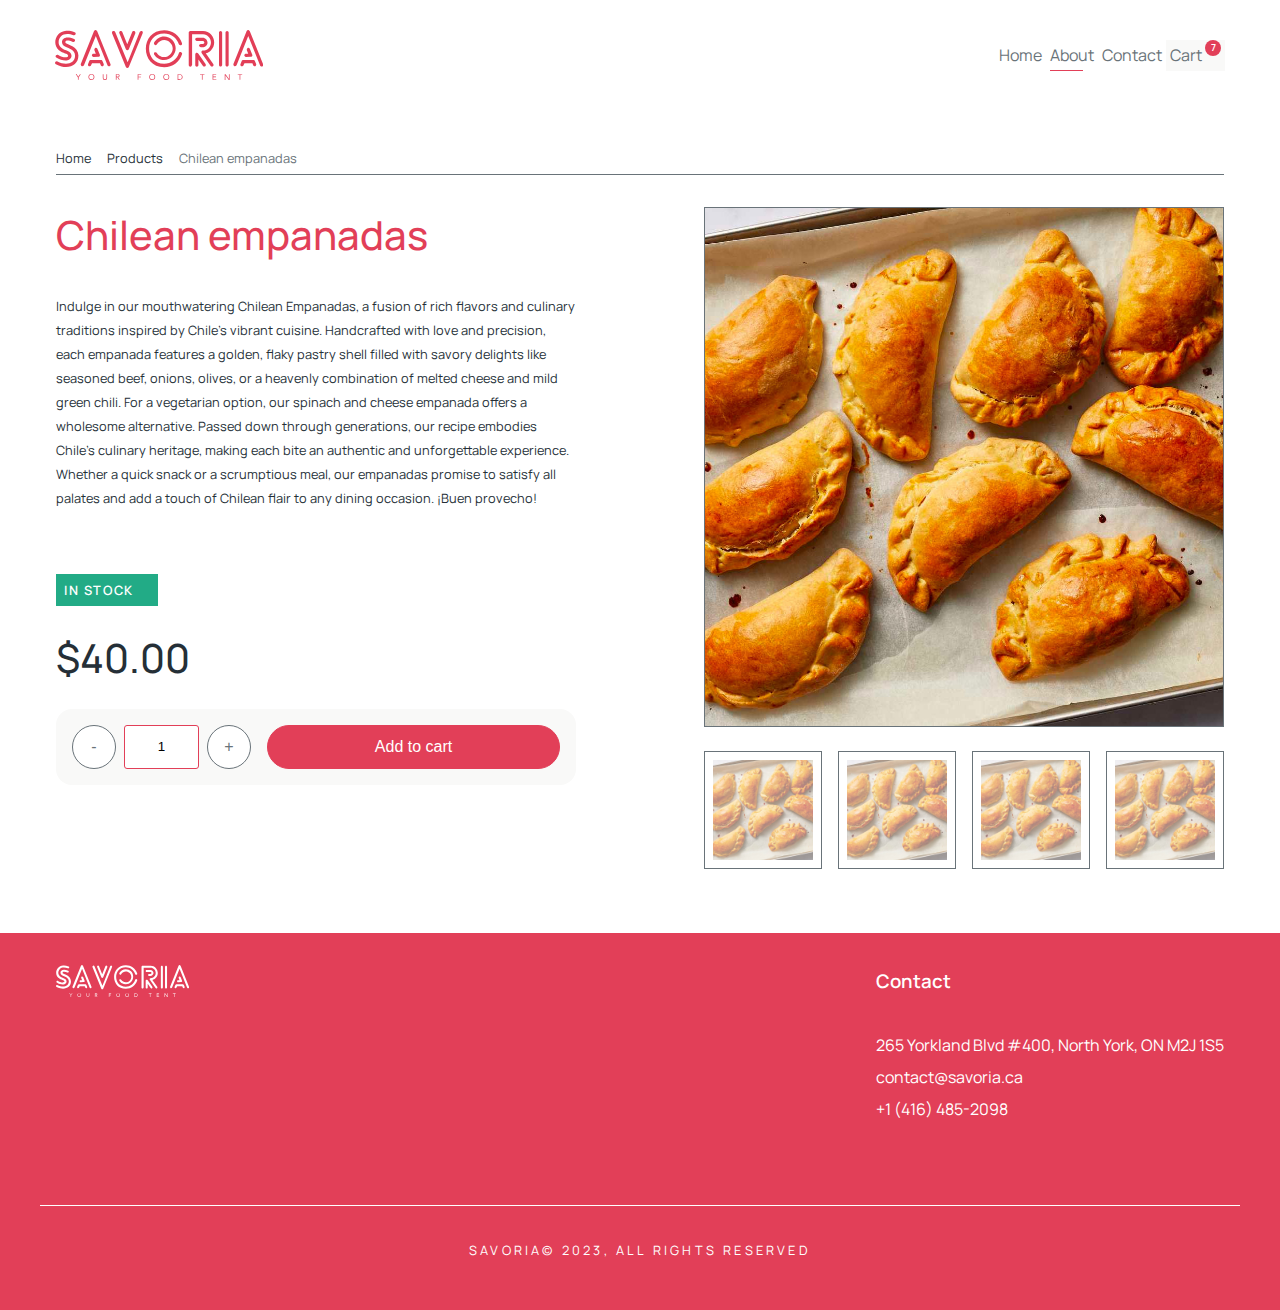
<file: Frontend_project/html/products/product-details.html>
<!DOCTYPE html>
<html lang="en">
  <head>
    <meta charset="UTF-8">
    <meta name="viewport" content="width=device-width, initial-scale=1.0">
    <title>Savoria - Your food tent</title>
    <link
      rel="shortcut icon"
      href="../../img/favicon.png"
      type="image/x-icon"
    >
    <link rel="stylesheet" href="../../css/main.css">
  </head>
  <body>
    <header class="header">
      <nav class="header__nav">
        <a class="header__brand" href="../../index.html">
          <img src="../../img/savoria-logo.svg" alt="Logo">
        </a>
        <ul class="header__list">
          <li class="header__list-item"><a href="../../index.html">Home</a></li>
          <li class="header__list-item active">
            <a href="../../about.html">About</a>
          </li>
          <li class="header__list-item">
            <a href="./contact.html">Contact</a>
          </li>
          <li class="header__list-item">
            <a class="header__list-item__cart" href="../cart/index.html">Cart <span class="header__list-item__cart-count">7</span></a>
          </li>
        </ul>
      </nav>
    </header>
    <main class="main">
      <section class="container product">
        <ul class="product__breadcrumbs">
          <li><a href="../../index.html">Home</a></li>
          <li><a href="./index.html">Products</a></li>
          <li><span>Chilean empanadas</span></li>
        </ul>
        <div class="product__summary">
          <div class="product__info">
            <h3 class="product__info-title">Chilean empanadas</h3>
            <div class="product__info-description">
              <p>
                Indulge in our mouthwatering Chilean Empanadas, a fusion of rich
                flavors and culinary traditions inspired by Chile's vibrant
                cuisine. Handcrafted with love and precision, each empanada
                features a golden, flaky pastry shell filled with savory
                delights like seasoned beef, onions, olives, or a heavenly
                combination of melted cheese and mild green chili. For a
                vegetarian option, our spinach and cheese empanada offers a
                wholesome alternative. Passed down through generations, our
                recipe embodies Chile's culinary heritage, making each bite an
                authentic and unforgettable experience. Whether a quick snack or
                a scrumptious meal, our empanadas promise to satisfy all palates
                and add a touch of Chilean flair to any dining occasion. ¡Buen
                provecho!
              </p>
            </div>
            <div class="product__info-price">
              <p class="availability">
                <span class="available">In stock</span>
              </p>
              <p class="amount">$40.00</p>
            </div>
            <form
              class="product__info-form"
              action="./product-details.html"
              method="post"
            >
              <input class="button minus" type="button" value="-" />
              <input
                type="number"
                step="1"
                min="1"
                max="100"
                name="quantity"
                value="1"
                title="Quantity"
                size="4"
                pattern="[0-9]*"
                inputmode="numeric"
              />
              <input class="button plus" type="button" value="+" />
              <button class="button" type="submit">Add to cart</button>
            </form>
          </div>
          <div class="product__gallery">
            <img
              class="img-responsive product__gallery-main"
              src="../../img/product-chilean-empanadas-main.jpg"
              alt="Chilean empanadas"
            >
            <ul class="product__gallery-thumbs">
              <li>
                <a href="#">
                  <img
                    class="img-responsive"
                    src="../../img/product-chilean-empanadas-main.jpg"
                    alt="Chilean empanadas"
                  >
                </a>
              </li>
              <li>
                <a href="#">
                  <img
                    class="img-responsive"
                    src="../../img/product-chilean-empanadas-main.jpg"
                    alt="Chilean empanadas"
                  >
                </a>
              </li>
              <li>
                <a href="#">
                  <img
                    class="img-responsive"
                    src="../../img/product-chilean-empanadas-main.jpg"
                    alt="Chilean empanadas"
                  >
                </a>
              </li>
              <li>
                <a href="#">
                  <img
                    class="img-responsive"
                    src="../../img/product-chilean-empanadas-main.jpg"
                    alt="Chilean empanadas"
                  >
                </a>
              </li>
            </ul>
          </div>
        </div>
      </section>
    </main>
    <footer class="footer">
      <div class="footer__items">
        <div class="footer__item">
          <img
            class="footer__item-brand"
            src="../../img/savoria-logo-white.svg"
            alt="Logo"
          >
        </div>
        <div class="footer__item">
          <h3 class="footer__item-title">Contact</h3>
          <ul class="footer__item-list">
            <li>
              <address>265 Yorkland Blvd #400, North York, ON M2J 1S5</address>
            </li>
            <li><a href="mailto:contact@savoria.ca">contact@savoria.ca</a></li>
            <li><a href="tel:+14164852098">+1 (416) 485-2098</a></li>
          </ul>
        </div>
      </div>
      <div class="footer__copyright">
        <p>Savoria&copy; 2023, all rights reserved</p>
      </div>
    </footer>
  </body>
</html>
</file>
<file: Frontend_project/css/main.css>
/* Style for importing fonts */
@import url("https://fonts.googleapis.com/css2?family=Manrope:wght@300;400;600&display=swap");
@import url("https://fonts.googleapis.com/css2?family=Caveat:wght@500&display=swap");

/* Reset styles for all elements */
* {
  box-sizing: border-box;
  margin: 0;
  padding: 0;
}

/* Global styles for the HTML element */
html {
  -webkit-font-smoothing: antialiased;
  min-height: 100vh;
  font-size: 16px;
  height: 100%;
}

/* Global styles for the body element */
body {
  font-family: "Manrope", sans-serif;
  min-height: 100%;
  position: relative;
}

/* Styles for various heading elements */
h1,
h2,
h3,
h4,
h5,
h6 {
  font-family: "Caveat", cursive;
  margin-bottom: 2rem;
}

/* Styles for paragraph elements */
p {
  color: #252f37;
  font-family: "Manrope", sans-serif;
  font-size: 1rem;
  line-height: 1.5rem;
  margin-bottom: 1rem;
}

/* Styles for table elements */
table {
  border: 1px solid rgba(105, 115, 121, 0.5);
  border-collapse: collapse;
  font-size: 0.75rem;
  margin-bottom: 2rem;
  width: 100%;
}

table thead, table tbody {
  border: 1px solid rgba(105, 115, 121, 0.5);
}
table tr {
  border: 1px solid rgba(105, 115, 121, 0.5);
}
table tr th {
  background-color: rgba(226, 63, 88, 0.1);
  text-align: left;
}
table tr th, table tr td {
  border: 1px solid rgba(105, 115, 121, 0.5);
  padding: 0.5rem;
}

/* Styles for title elements */
.title {
  color: #E23F58;
  font-size: 3rem;
  text-align: center;
  margin-bottom: 2rem;
}
.title span {
  display: inline-block;
}
.title span::after {
  background-color: #E23F58;
  content: "";
  display: block;
  height: 1px;
  margin: 0 auto;
  transition: all 0.2s ease-in-out;
  width: 75%;
}

/* Styles for subtitle elements */
.subtitle {
  color: #E23F58;
  font-family: "Manrope", sans-serif;
  font-size: 1.5rem;
  font-weight: 500;
  margin-bottom: 1.5rem;
}

/* Styles for responsive images */
.img-responsive {
  display: block;
  height: auto;
  margin-bottom: 1.5rem;
  max-width: 100%;
}

/* Styles for buttons */
.button {
  background-color: #E23F58;
  border: 1px solid #E23F58;
  border-radius: 22px;
  color: white;
  cursor: pointer;
  display: inline-block;
  font-size: 1rem;
  line-height: 40px;
  padding: 0 25px;
  text-align: center;
  text-decoration: none;
  transition: all 0.2s ease-in-out;
}
.button:focus, .button:hover {
  background-color: white;
  color: #E23F58;
}
.button--wide {
  width: 100%;
}
.button--white {
  background-color: white;
  border: 1px solid #697379;
  color: #697379;
}
.button--white:focus, .button--white:hover {
  background-color: #f9f9f8;
  color: #252f37;
}

/* Other common styles */
.main {
  margin: 0;
  position: relative;
}

.container {
  margin: 0 auto;
  padding: 0 1rem;
  max-width: 1200px;
}

/* Styles for the header section */
.header {
  background-color: white;
  border: none;
  margin: 0;
  padding: 30px 0;
  transition: all 0.5s ease-in-out;
}

/* Styling for header navigation container */
.header__nav {
  display: flex;
  flex-direction: column;
  margin: 0 auto;
  max-width: 1200px;
  padding: 0 15px;
  width: 100%;
}

/* Media query for changing layout on larger screens */
@media only screen and (min-width: 768px) {
  .header__nav {
    align-items: center;
    justify-content: space-between;
    flex-direction: row;
  }
}

/* Styling for header brand/logo */
.header__brand {
  display: block;
  height: 50px;
  margin: 0 auto 1rem auto;
  padding: 0;
  width: 209px;
}

/* Media query for adjusting brand/logo margin on larger screens */
@media only screen and (min-width: 768px) {
  .header__brand {
    margin: 0;
  }
}

/* Styling for header brand/logo image */
.header__brand img {
  display: block;
  height: 100%;
  width: auto;
}

/* Styling for header list */
.header__list {
  list-style-type: none;
  margin: 0 auto;
}

/* Media query for adjusting header list margin on larger screens */
@media only screen and (min-width: 768px) {
  .header__list {
    margin: 0;
  }
}

/* Styling for header list items */
.header__list-item {
  float: left;
}

/* Styling for active header list items */
.header__list-item.active a,
.header__list-item.active a:focus,
.header__list-item.active a:hover {
  color: #697379;
}

/* Styling for active header list items after pseudo-element */
.header__list-item.active a::after,
.header__list-item.active a:focus::after,
.header__list-item.active a:hover::after {
  background-color: #E23F58;
  width: 75%;
}

/* Styling for header list item links */
.header__list-item a {
  color: #697379;
  display: block;
  text-decoration: none;
  line-height: 30px;
  padding: 0 0.25rem;
  transition: all 0.2s ease-in-out;
}

/* Styling for header list item link after pseudo-element */
.header__list-item a::after {
  background-color: transparent;
  content: "";
  display: block;
  height: 1px;
  transition: all 0.2s ease-in-out;
  width: 0;
}

/* Styling for header list item link when focused or hovered */
.header__list-item a:focus,
.header__list-item a:hover {
  color: #252f37;
}

/* Styling for header list item link after pseudo-element when focused or hovered */
.header__list-item a:focus::after,
.header__list-item a:hover::after {
  background-color: #E23F58;
  width: 75%;
}

/* Styling for header list item cart */
.header__list-item__cart {
  background-color: #f9f9f8;
  vertical-align: middle;
}

/* Styling for header list item cart count */
.header__list-item__cart-count {
  background-color: #E23F58;
  border-radius: 0.5rem;
  color: white;
  display: inline-block;
  font-size: 0.6rem;
  font-weight: 600;
  line-height: 1rem;
  min-width: 1rem;
  text-align: center;
  vertical-align: top;
}

/* Styling for the hero section background */
.hero {
  background-color: #f9f9f8;
  width: 100%;
}

/* Styling for the container within the hero section */
.hero__container {
  align-items: center;
  display: flex;
  flex-direction: column;
  margin: 0 auto;
  max-width: 1200px;
  padding: 20px 15px;
  width: 100%;
}

/* Responsive layout change for larger screens */
@media only screen and (min-width: 768px) {
  .hero__container {
    flex-direction: row;
  }
}

/* Styling for the hero image container */
.hero__img {
  width: 50%;
}

/* Styling for the hero image inside its container */
.hero__img img {
  display: block;
  height: auto;
  width: 100%;
}

/* Styling for the text content in the hero section */
.hero__info {
  text-align: center;
}

/* Responsive text alignment change for larger screens */
@media only screen and (min-width: 768px) {
  .hero__info {
    text-align: left;
  }
}

/* Styling for the hero title */
.hero__info-title {
  color: #E23F58;
  font-size: 3rem;
  margin: 0 0 2rem 0;
}

/* Larger font size for the hero title on larger screens */
@media only screen and (min-width: 768px) {
  .hero__info-title {
    font-size: 4rem;
  }
}

/* Styling for the hero text content */
.hero__info-text {
  color: #697379;
  line-height: 2rem;
  margin: 0 0 2rem 0;
}

/* Styling for the hero button */
.hero__info-button {
  background-color: #E23F58;
  border: 1px solid #E23F58;
  border-radius: 20px;
  color: white;
  display: inline-block;
  line-height: 40px;
  padding: 0 25px;
  text-decoration: none;
  transition: all 0.2s ease-in-out;
}

/* Styling for the hero button on focus and hover */
.hero__info-button:focus,
.hero__info-button:hover {
  background-color: white;
  color: #E23F58;
}

/* Styling for the categories section */
.categories {
  padding-bottom: 2rem;
  padding-top: 2rem;
}

/* Grid layout for category content, responsive columns */
.categories__content {
  display: grid;
  gap: 2rem;
}

@media only screen and (min-width: 768px) {
  .categories__content {
    grid-template-columns: repeat(2, 1fr);
  }
}

@media only screen and (min-width: 992px) {
  .categories__content {
    grid-template-columns: repeat(3, 1fr);
  }
}

/* Styling for individual category items */
.categories__item {
  align-items: center;
  background-image: url("../img/product-category-item-default.jpg");
  background-position: center center;
  background-size: auto 100%;
  border-radius: 1rem;
  display: flex;
  flex-direction: column;
  height: 250px;
  justify-content: end;
  overflow: hidden;
  padding: 2rem;
  position: relative;
  transition: all 0.5s ease-in-out;
}

/* Overlay gradient effect on category item */
.categories__item::before {
  background: linear-gradient(transparent, rgba(0, 0, 0, 0.5), rgba(0, 0, 0, 0.75));
  bottom: 0;
  content: "";
  display: block;
  left: 0;
  position: absolute;
  right: 0;
  top: 0;
}

/* Hover effect for category item */
.categories__item:hover {
  background-size: auto 110%;
}

/* Styling for category item title */
.categories__item-title {
  color: white;
  font-size: 2.5rem;
  margin: 0 0 0.5rem 0;
  position: relative;
}

/* Styling for category item description */
.categories__item-description {
  color: #f9f9f8;
  font-size: 0.8rem;
  line-height: 1rem;
  margin-bottom: 1rem;
  position: relative;
}

/* Styling for category item button */
.categories__item-button {
  background-color: transparent;
  border-radius: 20px;
  border: 1px solid white;
  color: white;
  font-size: 0.8rem;
  line-height: 40px;
  padding: 0 20px;
  position: relative;
  text-decoration: none;
  transition: all 0.2s ease-in-out;
}

/* Styling for category item button on focus and hover */
.categories__item-button:focus,
.categories__item-button:hover {
  background-color: white;
  color: #E23F58;
}

/* Styling for about section content */
.about__content {
  margin: 2rem 0;
  display: grid;
  gap: 2rem;
  margin-bottom: 1.5rem;
}

@media only screen and (min-width: 768px) {
  .about__content {
    margin: 4rem 0;
    grid-template-columns: repeat(2, 1fr);
  }
}

/* Styling for about history section */
.about__history {
  background-color: #f9f9f8;
  display: grid;
  gap: 2rem;
  margin-bottom: 1.5rem;
}

@media only screen and (min-width: 768px) {
  .about__history {
    grid-template-columns: repeat(2, 1fr);
  }
}

@media only screen and (min-width: 992px) {
  .about__history {
    grid-template-columns: repeat(3, 1fr);
  }
}

/* Styling for individual about history items */
.about__history-item {
  border: 1px solid #f9f9f8;
  padding: 1rem;
}

/* Styling for about history item title */
.about__history-item h4 {
  color: #E23F58;
  font-family: "Manrope", sans-serif;
  font-weight: 600;
  margin-bottom: 1rem;
}

/* Styling for about history item description */
.about__history-item p {
  color: #697379;
  font-size: 0.75rem;
}

/* Styling for highlighted about history items */
.about__history-item--highlighted {
  background-color: #E23F58;
}

/* Styling for highlighted about history item title and description */
.about__history-item--highlighted h4 {
  color: white;
}

.about__history-item--highlighted p {
  color: white;
}

/* Styling for the products section */
.products {
  padding-bottom: 4rem;
  padding-top: 2rem;
}

/* Grid layout for product content, responsive columns */
.products__content {
  display: grid;
  gap: 2rem;
}

@media only screen and (min-width: 768px) {
  .products__content {
    grid-template-columns: repeat(2, 1fr);
  }
}

@media only screen and (min-width: 992px) {
  .products__content {
    grid-template-columns: repeat(3, 1fr);
  }
}

/* Styling for individual product items */
.products__item {
  border: 1px solid #f9f9f8;
  border-radius: 1rem;
  overflow: hidden;
  transition: all 0.5s ease-in-out;
}

/* Hover effect for product items */
.products__item:hover {
  background-size: auto 110%;
}

/* Styling for product item thumbnail and on-sale label */
.products__item-thumb {
  position: relative;
}

.products__item-thumb img {
  margin: 0;
}

.products__item-thumb__on-sale {
  background-color: rgba(0, 0, 0, 0.65);
  border-top-right-radius: 0.5rem;
  border-bottom-right-radius: 0.5rem;
  color: white;
  font-family: "Manrope", sans-serif;
  font-size: 0.75rem;
  letter-spacing: 0.15rem;
  margin: 0;
  padding: 0.5rem 1rem;
  position: absolute;
  text-transform: uppercase;
  top: 1rem;
}

/* Styling for product item main content */
.products__item-main {
  padding: 1rem;
}

.products__item-main .price {
  font-weight: 600;
}

.products__item-title {
  color: #697379;
  font-family: "Manrope", sans-serif;
  font-size: 1.5rem;
  margin: 0 0 0.5rem 0;
  text-align: center;
}

.products__item-info {
  text-align: center;
}

/* Styling for product item actions */
.products__item-actions {
  display: flex;
}

.products__item-actions a {
  margin-right: 1rem;
}

.products__item-actions a,
.products__item-actions button {
  flex: 1;
  font-size: 0.85rem;
}

/* Styling for individual product page */
.product {
  padding-bottom: 4rem;
  padding-top: 2rem;
}

/* Styling for product breadcrumbs */
.product__breadcrumbs {
  border-bottom: 1px solid #697379;
  display: flex;
  list-style-type: none;
  margin-bottom: 2rem;
}

.product__breadcrumbs li {
  font-size: 0.8rem;
  line-height: 2rem;
}

.product__breadcrumbs li + li {
  margin-left: 1rem;
}

.product__breadcrumbs li a {
  color: #252f37;
  display: block;
  text-decoration: none;
  transition: all 0.2s ease-in-out;
}

.product__breadcrumbs li a:focus,
.product__breadcrumbs li a:hover {
  color: #E23F58;
}

.product__breadcrumbs li span {
  color: #697379;
  display: block;
}

/* Styling for product summary section */
.product__summary {
  display: grid;
}

@media only screen and (min-width: 768px) {
  .product__summary {
    grid-template-columns: 2fr 1fr;
    gap: 2rem;
  }
}

@media only screen and (min-width: 992px) {
  .product__summary {
    grid-template-columns: 1fr 1fr;
    gap: 8rem;
  }
}

/* Styling for product info */
.product__info {
  margin-bottom: 2rem;
}

@media only screen and (min-width: 768px) {
  .product__info {
    margin-bottom: 0;
  }
}

.product__info-title {
  color: #E23F58;
  font-family: "Manrope", sans-serif;
  font-size: 2rem;
  font-weight: 500;
}

@media only screen and (min-width: 768px) {
  .product__info-title {
    font-size: 2.5rem;
  }
}

.product__info-description {
  margin-bottom: 4rem;
}

.product__info-description p {
  font-size: 0.8rem;
}

.product__info-price {
  margin-bottom: 1rem;
}

@media only screen and (min-width: 768px) {
  .product__info-price {
    margin-bottom: 1.5rem;
  }
}

.product__info-price .availability {
  color: #697379;
  font-family: "Manrope", sans-serif;
  font-size: 0.8rem;
  font-weight: 600;
  letter-spacing: 0.1rem;
  margin-bottom: 1rem;
  text-transform: uppercase;
}

/* Media query for adjusting availability margin on larger screens */
@media only screen and (min-width: 768px) {
  .product__info-price .availability {
    margin-bottom: 1.5rem;
  }
}

/* Styling for availability status */
.product__info-price .availability .available {
  background-color: #22AB86;
  color: white;
  display: inline-block;
  padding: 0.25rem 1.5rem 0.25rem 0.5rem;
}

/* Styling for product amount */
.product__info-price .amount {
  color: #252f37;
  font-family: "Manrope", sans-serif;
  font-size: 2.5rem;
  font-weight: 500;
  line-height: normal;
  margin: 0;
}

/* Styling for product info form */
.product__info-form {
  background: #f9f9f8;
  border-radius: 1rem;
  display: flex;
  padding: 1rem;
}

/* Styling for input number field */
.product__info-form input[type=number] {
  -moz-appearance: textfield;
  appearance: textfield;
  border: 1px solid #E23F58;
  border-radius: 3px;
  line-height: 42px;
  margin: 0 0.5rem;
  outline: none;
  padding: 0 1rem;
  text-align: center;
}

/* Removing number input spinner */
.product__info-form input[type=number]::-webkit-outer-spin-button,
.product__info-form input[type=number]::-webkit-inner-spin-button {
  -webkit-appearance: none;
  margin: 0;
}

/* Styling for plus and minus buttons */
.product__info-form .minus,
.product__info-form .plus {
  background-color: white;
  border: 1px solid #697379;
  color: #697379;
  padding: 0;
  width: 44px;
}

/* Styling for plus and minus buttons on focus and hover */
.product__info-form .minus:focus,
.product__info-form .minus:hover,
.product__info-form .plus:focus,
.product__info-form .plus:hover {
  background-color: #697379;
  color: white;
}

/* Styling for form button */
.product__info-form button {
  flex: 1;
  margin-left: 1rem;
}

/* Styling for main product gallery image */
.product__gallery-main {
  border: 1px solid #697379;
}

/* Styling for product gallery thumbnails */
.product__gallery-thumbs {
  display: grid;
  list-style-type: none;
  gap: 1rem;
  grid-template-columns: repeat(4, 1fr);
}

/* Styling for product gallery thumbnail links */
.product__gallery-thumbs li a {
  border: 1px solid #697379;
  display: block;
  padding: 0.5rem;
  transition: all 0.2s ease-in-out;
}

/* Styling for product gallery thumbnail links on focus and hover */
.product__gallery-thumbs li a:focus,
.product__gallery-thumbs li a:hover {
  border-color: #E23F58;
}

/* Styling for thumbnail images on focus and hover */
.product__gallery-thumbs li a:focus img,
.product__gallery-thumbs li a:hover img {
  opacity: 1;
}

/* Styling for thumbnail images */
.product__gallery-thumbs li a img {
  margin: 0;
  opacity: 0.5;
  transition: all 0.2s ease-in-out;
}

/* Styling for contact content */
.contact__content {
  display: grid;
  gap: 2rem;
  padding: 3rem 0;
}

/* Media query for adjusting grid columns on larger screens */
@media only screen and (min-width: 768px) {
  .contact__content {
    grid-template-columns: 2fr 1fr;
  }
}

/* Styling for contact information list */
.contact__info-list {
  list-style-type: none;
  margin-bottom: 2rem;
}

/* Styling for contact information list items */
.contact__info-list li {
  color: #697379;
  margin-bottom: 0.5rem;
}

/* Styling for span elements within contact information list items */
.contact__info-list li span {
  color: #252f37;
  font-weight: 600;
}

/* Styling for contact information map */
.contact__info-map iframe {
  border: 1px solid #E23F58;
  height: 250px;
  width: 100%;
}

/* Styling for contact form */
.contact__form {
  margin-top: 2rem;
}

/* Styling for contact form inputs container */
.contact__form__inputs {
  display: grid;
  gap: 1rem;
  margin-bottom: 1rem;
}

/* Media query for adjusting grid columns on larger screens */
@media only screen and (min-width: 768px) {
  .contact__form__inputs {
    grid-template-columns: repeat(2, 1fr);
  }
}

/* Styling for contact form input container */
.contact__form__inputs__input {
  box-sizing: border-box;
  display: block;
  overflow: hidden;
}

/* Styling for contact form input */
.contact__form__inputs__input input {
  background-color: white;
  border: 1px solid #697379;
  color: #252f37;
  font-size: 1rem;
  font-weight: 500;
  line-height: 30px;
  outline: none;
  padding: 10px 15px;
  transition: all 0.25s ease-in-out;
  width: 100%;
}

/* Styling for contact form input placeholders */
.contact__form__inputs__input input::-webkit-input-placeholder {
  color: #697379;
}

.contact__form__inputs__input input::-moz-placeholder {
  color: #697379;
}

.contact__form__inputs__input input:-ms-placeholder {
  color: #697379;
}

.contact__form__inputs__input input:-moz-placeholder {
  color: #697379;
}

/* Styling for focused contact form input */
.contact__form__inputs__input input:focus {
  border-color: #22AB86;
}

/* Styling for contact form message container */
.contact__form__message__textarea {
  margin-bottom: 1.5rem;
}

/* Styling for contact form message textarea */
.contact__form__message__textarea textarea {
  background-color: white;
  border: 1px solid #697379;
  color: #252f37;
  display: block;
  font-family: "Manrope", sans-serif;
  font-size: 1rem;
  font-weight: 500;
  line-height: 30px;
  margin: 0;
  outline: none;
  padding: 15px;
  resize: none;
  transition: all 0.25s ease-in-out;
  width: 100%;
}

/* Styling for contact form message textarea with error */
.contact__form__message__textarea textarea.has-error {
  border-color: rgba(255, 0, 0, 0.5);
}

/* Styling for contact form message textarea placeholders */
.contact__form__message__textarea textarea::-webkit-input-placeholder {
  color: #697379;
}

.contact__form__message__textarea textarea::-moz-placeholder {
  color: #697379;
}

.contact__form__message__textarea textarea:-ms-placeholder {
  color: #697379;
}

.contact__form__message__textarea textarea:-moz-placeholder {
  color: #697379;
}

/* Styling for focused contact form message textarea */
.contact__form__message__textarea textarea:focus {
  background-color: #f9f9f8;
}

/* Styling for error message span within contact form message textarea */
.contact__form__message__textarea span {
  background-color: red;
  color: white;
  display: block;
  font-size: 0.6em;
  font-weight: 600;
  padding: 2px 5px;
  text-transform: uppercase;
}

/* Styling for cart section */
.cart {
  padding-bottom: 4rem;
  padding-top: 2rem;
}

/* Styling for cart table title */
.cart__table-title {
  color: #E23F58;
  font-family: "Manrope", sans-serif;
  font-size: 1.5rem;
  font-weight: 300;
  margin: 0 0 1rem 0;
}

/* Styling for quantity within cart table title */
.cart__table-title .quantity {
  color: #697379;
}

/* Styling for cart table header */
.cart__table thead {
  background-color: #f9f9f8;
}

/* Styling for cart table header row */
.cart__table thead tr th {
  background-color: transparent;
  font-size: 1rem;
  font-weight: 600;
  padding: 1rem;
}

/* Styling for cart table body rows */
.cart__table tbody tr td {
  color: #697379;
  font-size: 1rem;
}

/* Styling for cart table item cell */
.cart__table tbody tr td.item {
  align-items: center;
  border: none;
  display: flex;
  padding: 1rem;
}

/* Styling for cart table item cell image */
.cart__table tbody tr td.item img {
  border: 1px solid #252f37;
  display: none;
  margin: 0 1rem 0 0;
  max-width: 4rem;
}

/* Media query for showing item image on larger screens */
@media only screen and (min-width: 768px) {
  .cart__table tbody tr td.item img {
    display: block;
  }
}

/* Styling for input number field within cart table */
.cart__table tbody tr td input[type=number] {
  -moz-appearance: textfield;
  appearance: textfield;
  border: 1px solid #252f37;
  border-radius: 3px;
  font-size: 1rem;
  line-height: 42px;
  margin: 0;
  outline: none;
  text-align: center;
  margin: 0 0.5rem;
  max-width: 4rem;
  width: 100%;
}

/* Styling for input number field padding on larger screens */
@media only screen and (min-width: 768px) {
  .cart__table tbody tr td input[type=number] {
    padding: 0 1rem;
  }
  
  /* Removing number input spinner */
  .cart__table tbody tr td input[type=number]::-webkit-outer-spin-button,
  .cart__table tbody tr td input[type=number]::-webkit-inner-spin-button {
    -webkit-appearance: none;
    margin: 0;
  }
}

/* Styling for plus and minus buttons within cart table */
.cart__table tbody tr td .minus,
.cart__table tbody tr td .plus {
  background-color: white;
  border: 1px solid #697379;
  color: #697379;
  display: none;
  padding: 0;
  width: 44px;
}

/* Media query for showing plus and minus buttons on larger screens */
@media only screen and (min-width: 768px) {
  .cart__table tbody tr td .minus,
  .cart__table tbody tr td .plus {
    display: inline-block;
  }
}

/* Styling for focused plus and minus buttons within cart table */
.cart__table tbody tr td .minus:focus,
.cart__table tbody tr td .minus:hover,
.cart__table tbody tr td .plus:focus,
.cart__table tbody tr td .plus:hover {
  background-color: #697379;
  color: white;
}

/* Styling for cart table footer rows */
.cart__table tfoot tr {
  background-color: #f9f9f8;
}

/* Styling for special styling of fourth footer row */
.cart__table tfoot tr:nth-of-type(4) {
  background-color: #252f37;
}

/* Styling for text color in fourth footer row */
.cart__table tfoot tr:nth-of-type(4) td {
  color: white;
}

/* Styling for cart table footer cells */
.cart__table tfoot tr td {
  color: #697379;
  font-size: 1rem;
  font-weight: 600;
  padding: 1rem;
}

/* Styling for cart form */
.cart__form {
  margin: 0 auto;
  max-width: 48rem;
  width: 100%;
}

/* Styling for cart form title */
.cart__form-title {
  color: #697379;
  font-family: "Manrope", sans-serif;
  font-size: 1.5rem;
  margin: 0 0 0.5rem 0;
  text-align: center;
}

/* Styling for cart form field container */
.cart__form-field {
  margin-bottom: 1rem;
}

/* Styling for cart form field label */
.cart__form-field label {
  color: #697379;
  display: block;
  font-size: 0.8rem;
  letter-spacing: 0.05rem;
  margin: 0 0 0.5rem 0;
  text-transform: uppercase;
}

/* Styling for cart form field input */
.cart__form-field input {
  background-color: white;
  border: 1px solid #697379;
  color: #252f37;
  font-size: 1rem;
  font-weight: 500;
  line-height: 2rem;
  outline: none;
  padding: 10px 15px;
  transition: all 0.25s ease-in-out;
  width: 100%;
}

/* Styling for cart form field input placeholders */
.cart__form-field input::-webkit-input-placeholder {
  color: #697379;
}

.cart__form-field input::-moz-placeholder {
  color: #697379;
}

.cart__form-field input:-ms-placeholder {
  color: #697379;
}

.cart__form-field input:-moz-placeholder {
  color: #697379;
}

/* Styling for focused cart form field input */
.cart__form-field input:focus {
  border-color: #22AB86;
}

/*** Footer ***/

/* Styling for footer section */
.footer {
  background-color: #E23F58;
  padding: 2rem 0;
}

/* Styling for footer items container */
.footer__items {
  display: flex;
  flex-direction: column;
  margin: 0 auto;
  padding: 0 1rem 1rem 1rem;
  max-width: 1200px;
  width: 100%;
}

/* Media query for changing layout on larger screens */
@media only screen and (min-width: 768px) {
  .footer__items {
    flex-direction: row;
    justify-content: space-between;
  }
}

/* Styling for footer brand item */
.footer__item-brand {
  display: block;
  font-size: 2rem;
  height: 2rem;
  margin-bottom: 2rem;
  width: auto;
}

/* Media query for adjusting brand item margin on larger screens */
@media only screen and (min-width: 768px) {
  .footer__item-brand {
    margin-bottom: 0;
  }
}

/* Styling for footer item title */
.footer__item-title {
  color: white;
  font-family: "Manrope", sans-serif;
  font-weight: 600;
  line-height: 2rem;
}

/* Styling for footer item list */
.footer__item-list {
  list-style-type: none;
}

/* Styling for address and links within footer item list */
.footer__item-list address,
.footer__item-list a {
  color: white;
  font-size: 1rem;
  font-style: normal;
  line-height: 2rem;
  text-decoration: none;
}

/* Styling for footer copyright section */
.footer__copyright {
  border-top: 1px solid white;
  margin: 4rem auto 0 auto;
  padding: 2rem 1rem 0 1rem;
  max-width: 1200px;
  text-align: center;
  width: 100%;
}

/* Styling for copyright paragraph within footer */
.footer__copyright p {
  color: white;
  font-size: 0.8rem;
  letter-spacing: 0.2rem;
  text-transform: uppercase;
}
</file>
